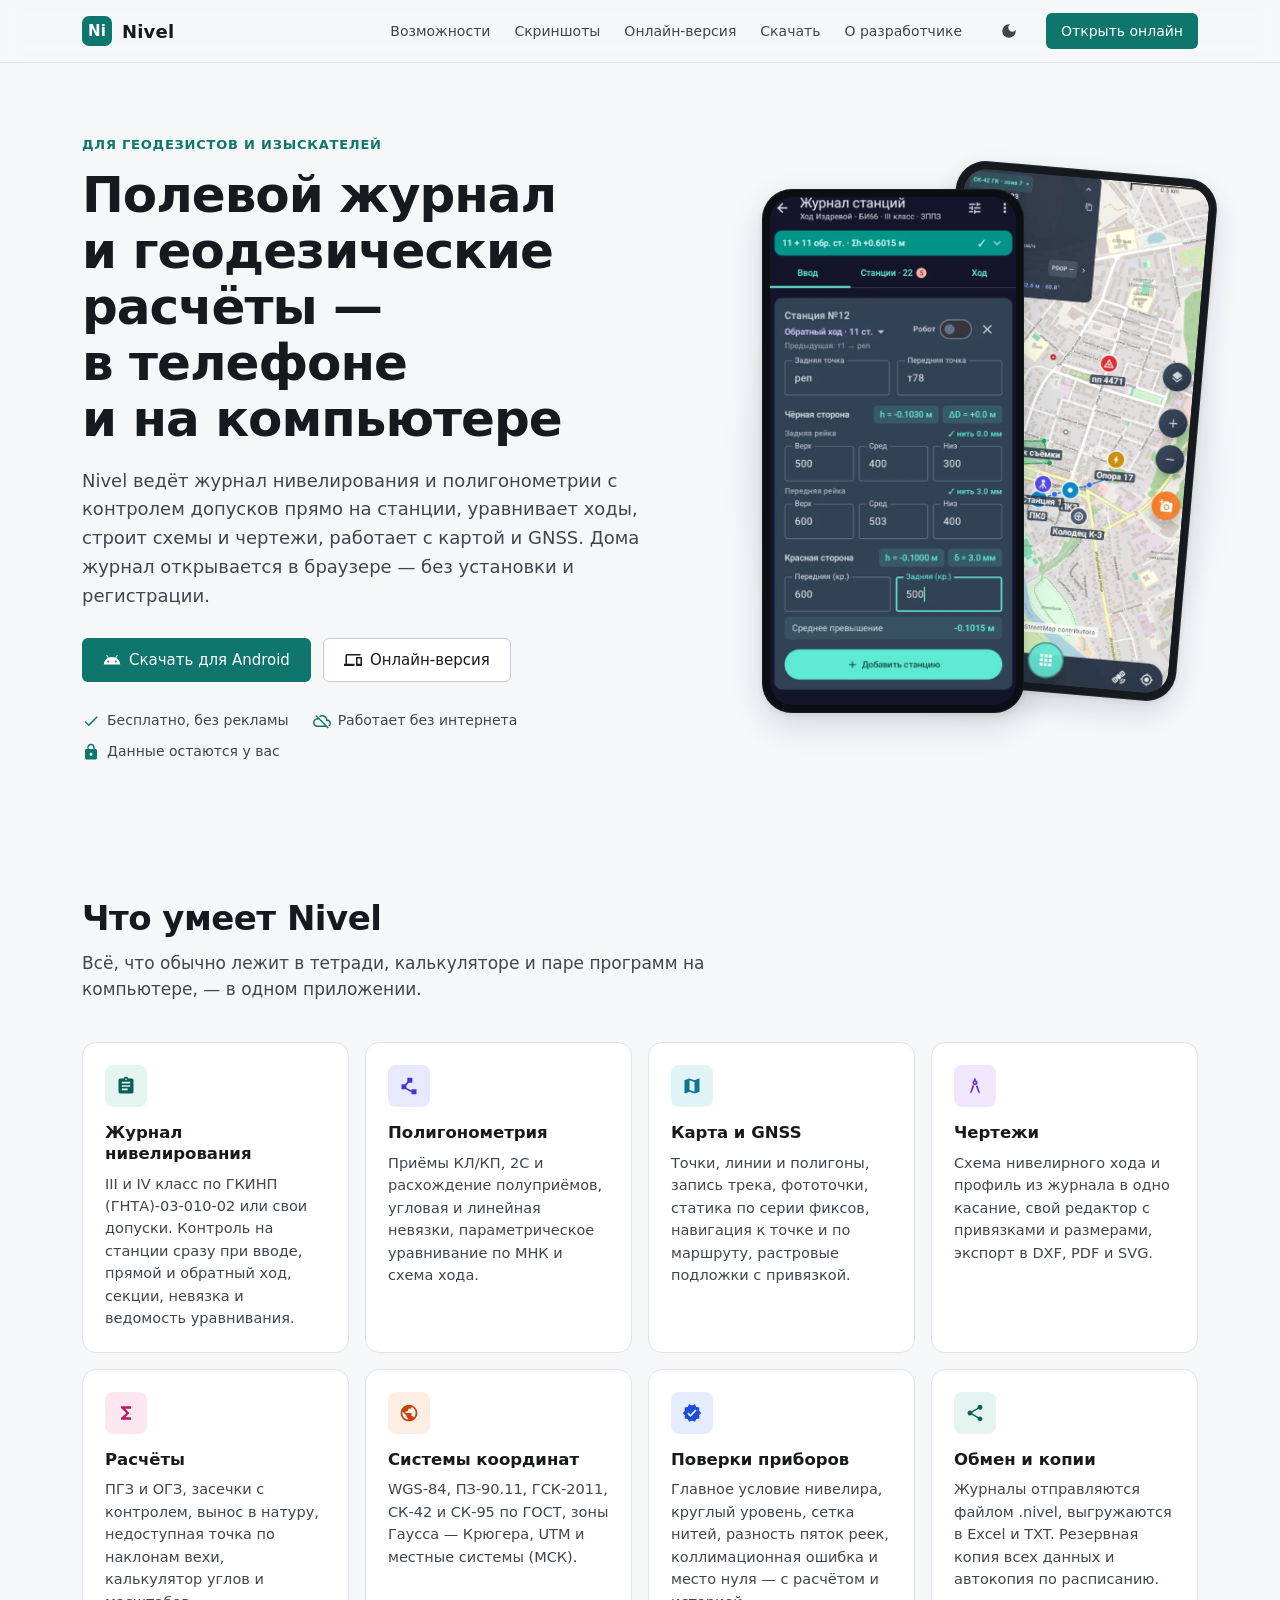
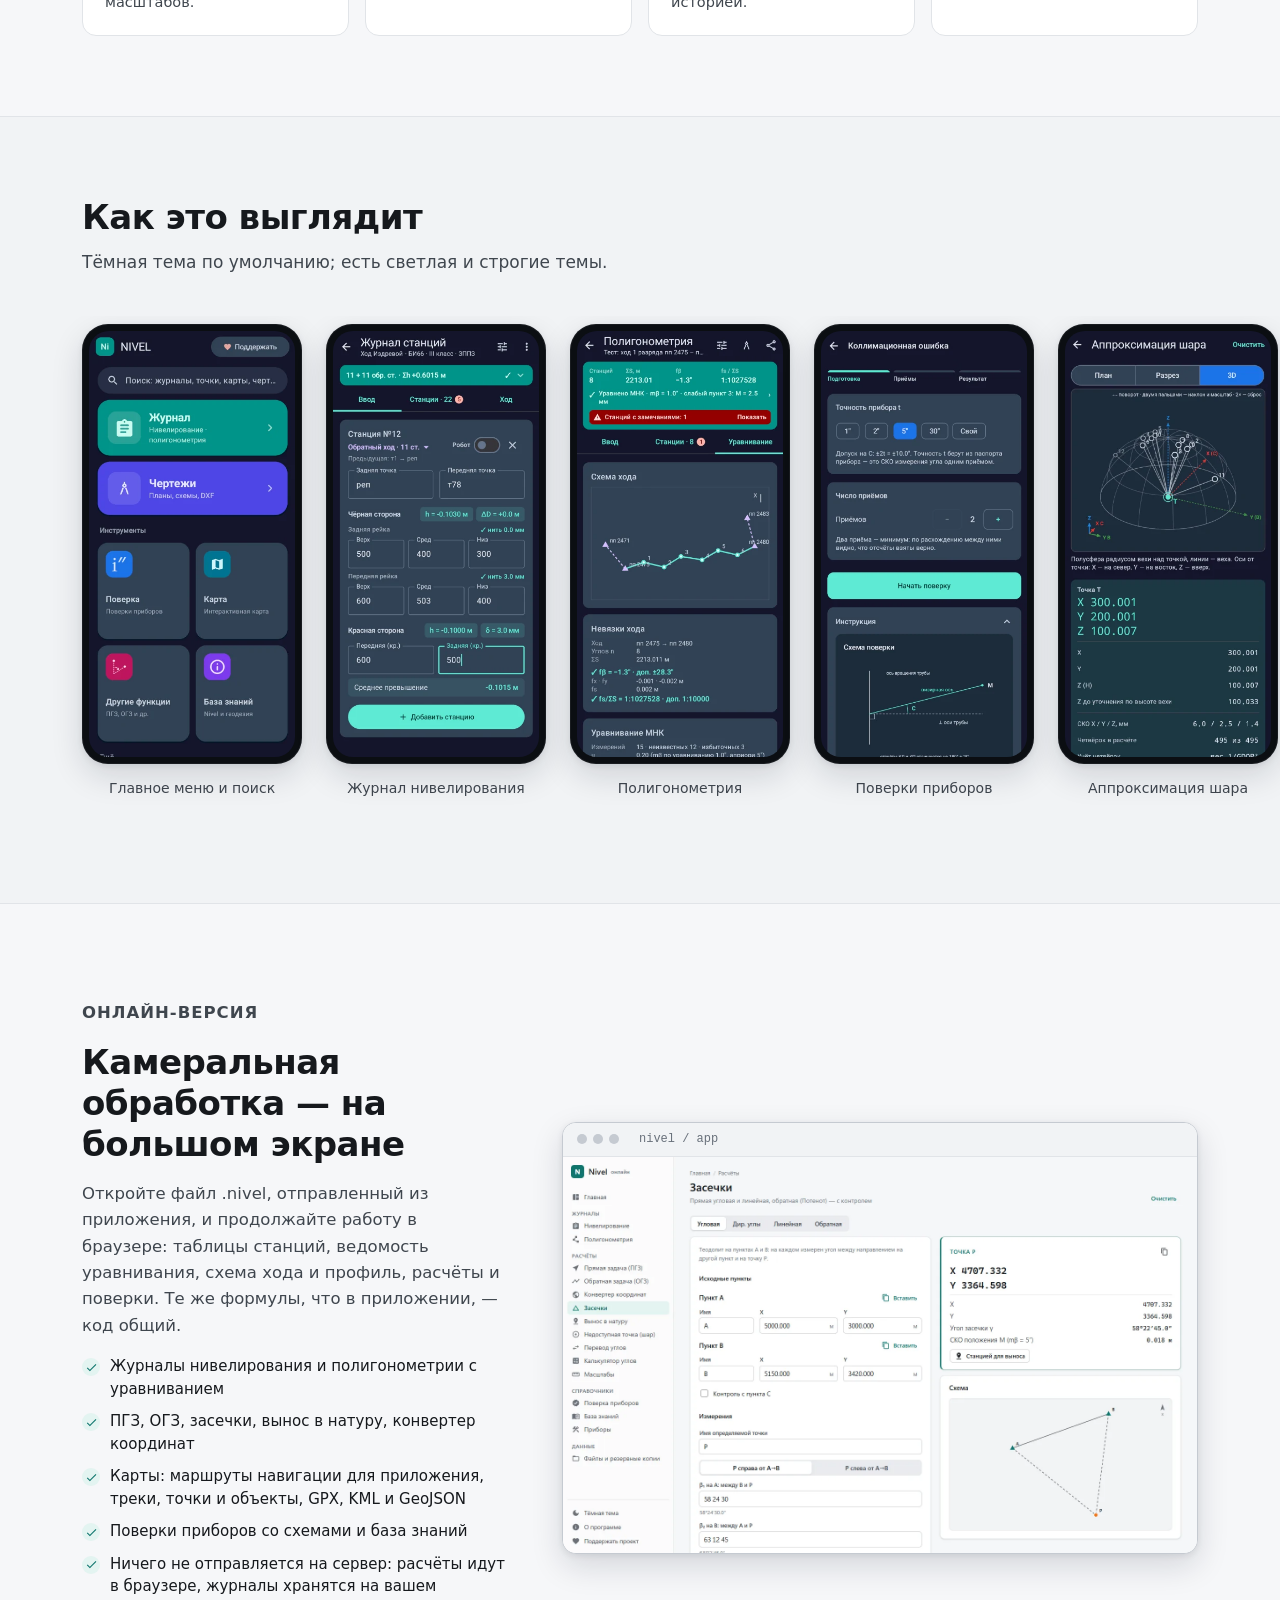
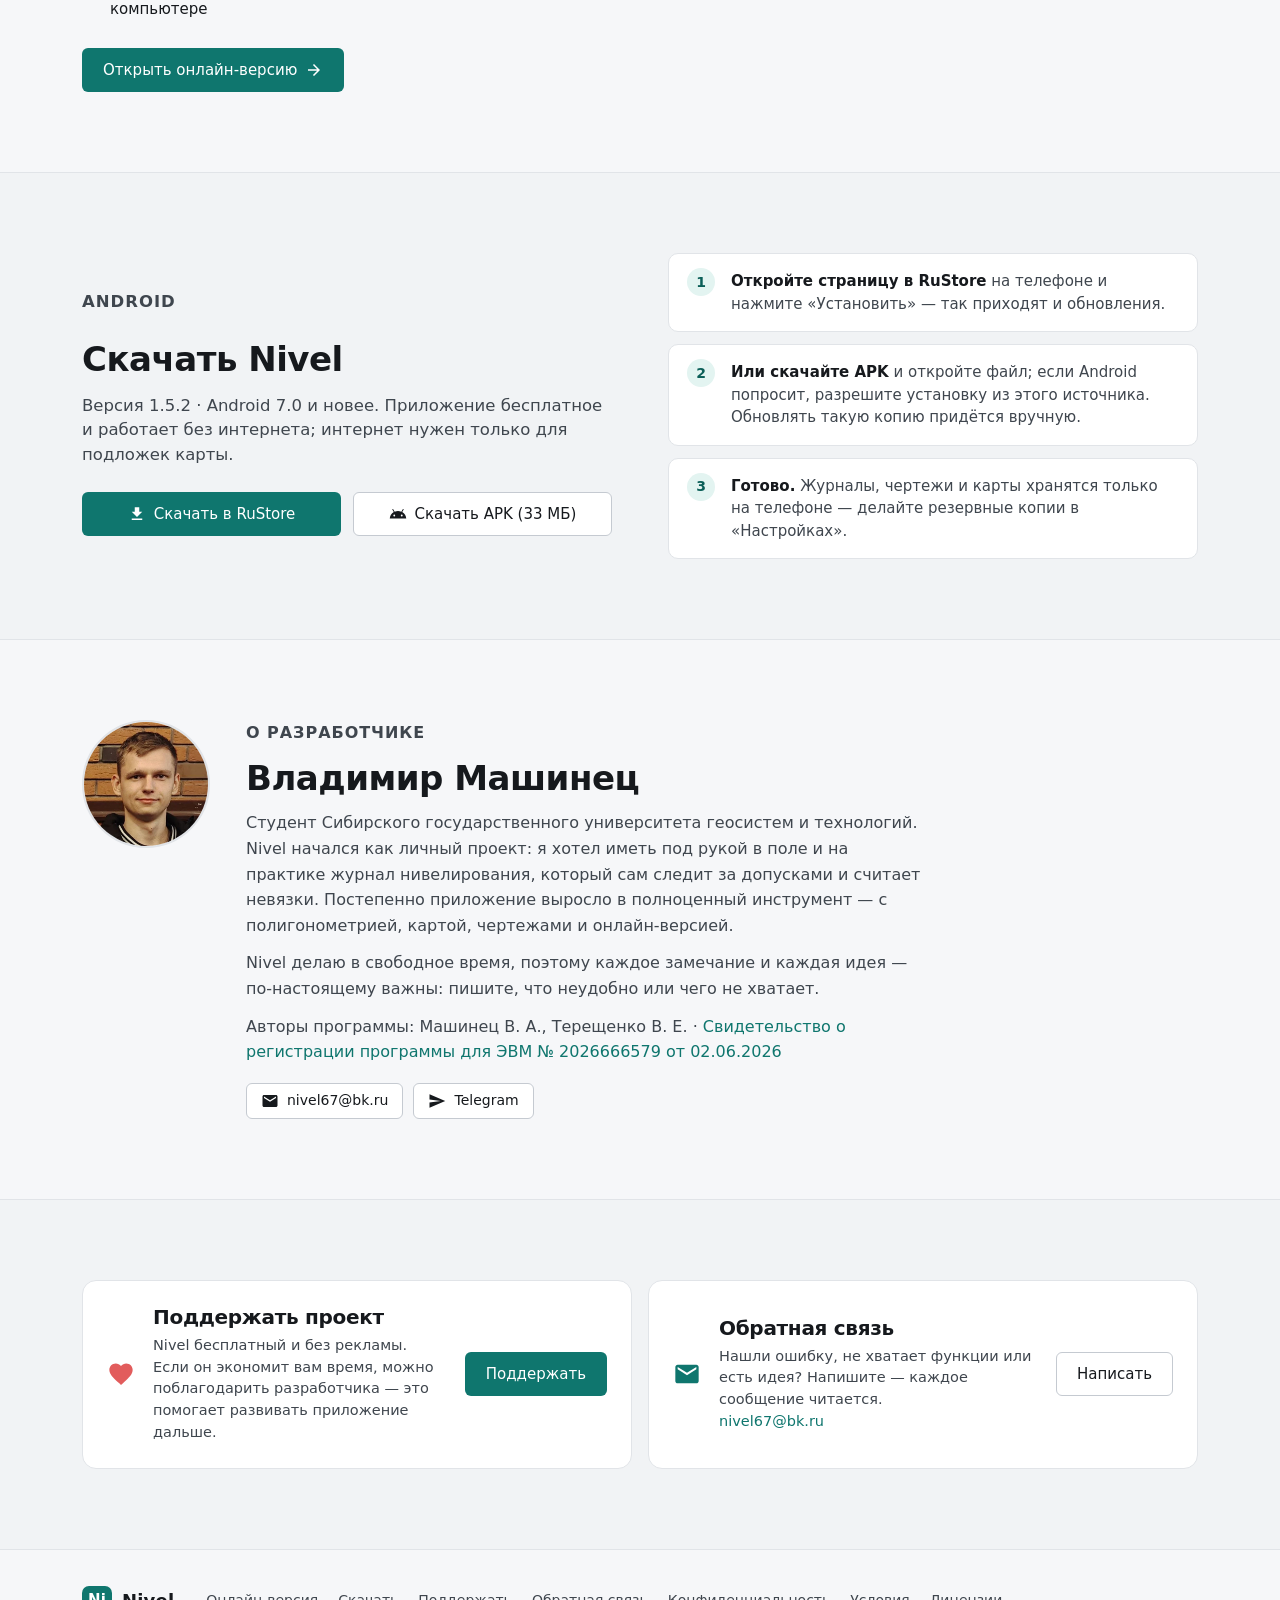
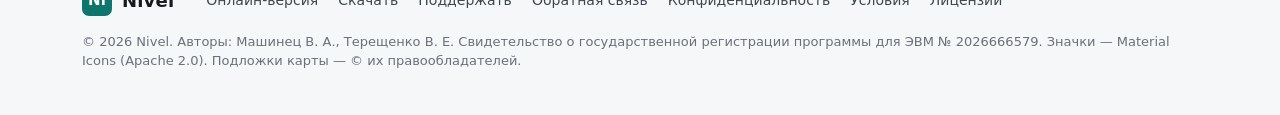
<file: index.html>
<!doctype html>
<html lang="ru">
<head>
<meta charset="utf-8">
<meta name="viewport" content="width=device-width, initial-scale=1">
<title>Nivel — журналы нивелирования и геодезические расчёты</title>
<meta name="description" content="Nivel — приложение для геодезистов: журнал нивелирования с контролем на станции и уравниванием, полигонометрия, карта и GNSS, чертежи, засечки, конвертер координат. Есть онлайн-версия для компьютера.">
<meta name="theme-color" content="#F6F7F9" media="(prefers-color-scheme: light)">
<meta name="theme-color" content="#111418" media="(prefers-color-scheme: dark)">
<meta property="og:title" content="Nivel — журналы нивелирования и геодезические расчёты">
<meta property="og:description" content="Полевой журнал, уравнивание, карта, чертежи и расчёты — в телефоне и в браузере.">
<meta property="og:type" content="website">
<meta property="og:locale" content="ru_RU">
<meta property="og:site_name" content="Nivel">
<meta property="og:url" content="https://bikbop.github.io/nivel-site/">
<meta property="og:image" content="https://bikbop.github.io/nivel-site/assets/img/og.png">
<meta property="og:image:width" content="1200">
<meta property="og:image:height" content="630">
<meta name="twitter:card" content="summary_large_image">
<link rel="canonical" href="https://bikbop.github.io/nivel-site/">
<link rel="icon" href="assets/favicon.svg" type="image/svg+xml">
<link rel="stylesheet" href="assets/nivel.b57028dcf6f566476f2224c1.css">
<link rel="stylesheet" href="assets/landing.ba067ce47d62a1a1b0bec153.css">
<script>try{var t=localStorage.getItem("nivel.theme");if(t==="light"||t==="dark")document.documentElement.setAttribute("data-theme",t)}catch(e){}</script>
<script type="application/ld+json">{"@context":"https://schema.org","@type":"SoftwareApplication","name":"Nivel","applicationCategory":"UtilitiesApplication","operatingSystem":"Android 7.0+","description":"Приложение для геодезистов: журнал нивелирования с контролем на станции и уравниванием, полигонометрия, карта и GNSS, чертежи, засечки, конвертер координат.","inLanguage":"ru","offers":{"@type":"Offer","price":"0","priceCurrency":"RUB"},"url":"https://bikbop.github.io/nivel-site/"}</script>
</head>
<body>

<header class="site-head">
  <div class="wrap head-in">
    <a class="logo" href="./"><span class="logo-badge">Ni</span>Nivel</a>
    <nav class="head-nav" aria-label="Разделы">
      <a href="#features">Возможности</a>
      <a href="#screens">Скриншоты</a>
      <a href="#online">Онлайн-версия</a>
      <a href="#android">Скачать</a>
      <a href="#about">О разработчике</a>
    </nav>
    <button class="icon-btn" id="theme" type="button" title="Сменить тему" aria-label="Сменить тему"><svg class="icon s"><use href="assets/icons.svg#dark_mode"/></svg></button>
    <a class="btn" href="app/">Открыть онлайн</a>
  </div>
</header>

<main>
  <!-- ===== Первый экран ===== -->
  <section class="hero">
    <div class="wrap hero-in">
      <div class="hero-text">
        <p class="eyebrow">Для геодезистов и изыскателей</p>
        <h1>Полевой журнал и&nbsp;геодезические расчёты&nbsp;— в&nbsp;телефоне и&nbsp;на&nbsp;компьютере</h1>
        <p class="lead">Nivel ведёт журнал нивелирования и полигонометрии с контролем допусков прямо на станции,
          уравнивает ходы, строит схемы и чертежи, работает с картой и GNSS. Дома журнал открывается в браузере —
          без установки и регистрации.</p>
        <div class="row hero-cta">
          <a class="btn large" href="#android"><svg class="icon s"><use href="assets/icons.svg#android"/></svg>Скачать для Android</a>
          <a class="btn large tonal" href="app/"><svg class="icon s"><use href="assets/icons.svg#devices"/></svg>Онлайн-версия</a>
        </div>
        <ul class="hero-facts">
          <li><svg class="icon s"><use href="assets/icons.svg#check"/></svg>Бесплатно, без рекламы</li>
          <li><svg class="icon s"><use href="assets/icons.svg#cloud_off"/></svg>Работает без интернета</li>
          <li><svg class="icon s"><use href="assets/icons.svg#lock"/></svg>Данные остаются у вас</li>
        </ul>
      </div>
      <div class="hero-phones" aria-hidden="true">
        <div class="phone back"><img src="assets/img/screens/map.webp" alt="" width="540" height="1081"></div>
        <div class="phone front"><img src="assets/img/screens/journal.webp" alt="" width="540" height="1081"></div>
      </div>
    </div>
  </section>

  <!-- ===== Возможности ===== -->
  <section class="section" id="features">
    <div class="wrap">
      <div class="section-head">
        <h2>Что умеет Nivel</h2>
        <p>Всё, что обычно лежит в тетради, калькуляторе и паре программ на компьютере, — в одном приложении.</p>
      </div>
      <div class="features">
        <article class="feature">
          <div class="f-ico acc-teal"><svg class="icon"><use href="assets/icons.svg#assignment"/></svg></div>
          <h3>Журнал нивелирования</h3>
          <p>III и IV класс по ГКИНП (ГНТА)-03-010-02 или свои допуски. Контроль на станции сразу при вводе,
            прямой и обратный ход, секции, невязка и ведомость уравнивания.</p>
        </article>
        <article class="feature">
          <div class="f-ico acc-indigo"><svg class="icon"><use href="assets/icons.svg#polyline"/></svg></div>
          <h3>Полигонометрия</h3>
          <p>Приёмы КЛ/КП, 2C и расхождение полуприёмов, угловая и линейная невязки, параметрическое уравнивание
            по МНК и схема хода.</p>
        </article>
        <article class="feature">
          <div class="f-ico acc-cyan"><svg class="icon"><use href="assets/icons.svg#map"/></svg></div>
          <h3>Карта и GNSS</h3>
          <p>Точки, линии и полигоны, запись трека, фототочки, статика по серии фиксов, навигация к точке и по
            маршруту, растровые подложки с привязкой.</p>
        </article>
        <article class="feature">
          <div class="f-ico acc-violet"><svg class="icon"><use href="assets/icons.svg#architecture"/></svg></div>
          <h3>Чертежи</h3>
          <p>Схема нивелирного хода и профиль из журнала в одно касание, свой редактор с привязками и размерами,
            экспорт в DXF, PDF и SVG.</p>
        </article>
        <article class="feature">
          <div class="f-ico acc-pink"><svg class="icon"><use href="assets/icons.svg#functions"/></svg></div>
          <h3>Расчёты</h3>
          <p>ПГЗ и ОГЗ, засечки с контролем, вынос в натуру, недоступная точка по наклонам вехи, калькулятор углов
            и масштабов.</p>
        </article>
        <article class="feature">
          <div class="f-ico acc-orange"><svg class="icon"><use href="assets/icons.svg#public"/></svg></div>
          <h3>Системы координат</h3>
          <p>WGS-84, ПЗ-90.11, ГСК-2011, СК-42 и СК-95 по ГОСТ, зоны Гаусса — Крюгера, UTM и местные системы (МСК).</p>
        </article>
        <article class="feature">
          <div class="f-ico acc-blue"><svg class="icon"><use href="assets/icons.svg#verified"/></svg></div>
          <h3>Поверки приборов</h3>
          <p>Главное условие нивелира, круглый уровень, сетка нитей, разность пяток реек, коллимационная ошибка
            и место нуля — с расчётом и историей.</p>
        </article>
        <article class="feature">
          <div class="f-ico acc-teal"><svg class="icon"><use href="assets/icons.svg#share"/></svg></div>
          <h3>Обмен и копии</h3>
          <p>Журналы отправляются файлом .nivel, выгружаются в Excel и TXT. Резервная копия всех данных и автокопия
            по расписанию.</p>
        </article>
      </div>
    </div>
  </section>

  <!-- ===== Скриншоты ===== -->
  <section class="section alt" id="screens">
    <div class="wrap">
      <div class="section-head">
        <h2>Как это выглядит</h2>
        <p>Тёмная тема по умолчанию; есть светлая и строгие темы.</p>
      </div>
    </div>
    <div class="gallery" tabindex="0" aria-label="Скриншоты приложения">
      <figure><div class="phone"><img src="assets/img/mill/menu.webp" alt="Главное меню и поиск" loading="lazy" width="400" height="824"></div><figcaption>Главное меню и поиск</figcaption></figure>
      <figure><div class="phone"><img src="assets/img/mill/journal.webp" alt="Журнал нивелирования" loading="lazy" width="400" height="824"></div><figcaption>Журнал нивелирования</figcaption></figure>
      <figure><div class="phone"><img src="assets/img/mill/traverse.webp" alt="Полигонометрия" loading="lazy" width="400" height="824"></div><figcaption>Полигонометрия</figcaption></figure>
      <figure><div class="phone"><img src="assets/img/mill/verification.webp" alt="Поверки приборов" loading="lazy" width="400" height="824"></div><figcaption>Поверки приборов</figcaption></figure>
      <figure><div class="phone"><img src="assets/img/mill/sphere.webp" alt="Аппроксимация шара" loading="lazy" width="400" height="824"></div><figcaption>Аппроксимация шара</figcaption></figure>
      <figure><div class="phone"><img src="assets/img/mill/map.webp" alt="Карта и объекты" loading="lazy" width="400" height="824"></div><figcaption>Карта и объекты</figcaption></figure>
      <figure><div class="phone"><img src="assets/img/mill/cad-list.webp" alt="Чертежи" loading="lazy" width="400" height="824"></div><figcaption>Чертежи</figcaption></figure>
      <figure><div class="phone"><img src="assets/img/mill/cad.webp" alt="Редактор чертежей" loading="lazy" width="400" height="824"></div><figcaption>Редактор чертежей</figcaption></figure>
      <figure><div class="phone"><img src="assets/img/mill/functions.webp" alt="Другие функции" loading="lazy" width="400" height="824"></div><figcaption>Другие функции</figcaption></figure>
      <figure><div class="phone"><img src="assets/img/mill/settings.webp" alt="Настройки и темы" loading="lazy" width="400" height="824"></div><figcaption>Настройки и темы</figcaption></figure>
      <figure><div class="phone"><img src="assets/img/mill/kb.webp" alt="База знаний" loading="lazy" width="400" height="824"></div><figcaption>База знаний</figcaption></figure>
    </div>
  </section>

  <!-- ===== Онлайн-версия ===== -->
  <section class="section" id="online">
    <div class="wrap online">
      <div class="online-text">
        <p class="eyebrow">Онлайн-версия</p>
        <h2>Камеральная обработка — на большом экране</h2>
        <p>Откройте файл .nivel, отправленный из приложения, и продолжайте работу в браузере: таблицы станций,
          ведомость уравнивания, схема хода и профиль, расчёты и поверки. Те же формулы, что в приложении, — код
          общий.</p>
        <ul class="checks">
          <li>Журналы нивелирования и полигонометрии с уравниванием</li>
          <li>ПГЗ, ОГЗ, засечки, вынос в натуру, конвертер координат</li>
          <li>Карты: маршруты навигации для приложения, треки, точки и объекты, GPX, KML и GeoJSON</li>
          <li>Поверки приборов со схемами и база знаний</li>
          <li>Ничего не отправляется на сервер: расчёты идут в браузере, журналы хранятся на вашем компьютере</li>
        </ul>
        <a class="btn large" href="app/">Открыть онлайн-версию<svg class="icon s"><use href="assets/icons.svg#arrow_forward"/></svg></a>
      </div>
      <div class="browser" aria-hidden="true">
        <div class="browser-bar"><i></i><i></i><i></i><span>nivel / app</span></div>
        <img class="img-light" src="assets/img/web.webp" alt="" width="1440" height="900">
        <img class="img-dark" src="assets/img/web-dark.webp" alt="" width="1440" height="900" loading="lazy">
      </div>
    </div>
  </section>

  <!-- ===== Скачать ===== -->
  <section class="section alt" id="android">
    <div class="wrap download">
      <div>
        <p class="eyebrow">Android</p>
        <h2>Скачать Nivel</h2>
        <p>Версия 1.5.2 · Android 7.0 и новее. Приложение бесплатное и работает без интернета; интернет нужен только для
          подложек карты.</p>
        <div class="row">
          <div class="dl"><a class="btn large" href="https://www.rustore.ru/catalog/app/com.example.nivel30" target="_blank" rel="noopener"><svg class="icon s"><use href="assets/icons.svg#download"/></svg>Скачать в RuStore</a></div>
          <div class="dl"><a class="btn large tonal" href="https://github.com/Bikbop/nivel-site/releases/download/v1.5.2/Nivel.apk" rel="noopener"><svg class="icon s"><use href="assets/icons.svg#android"/></svg>Скачать APK (33 МБ)</a></div>
        </div>
      </div>
      <ol class="steps">
        <li><b>Откройте страницу в RuStore</b> на телефоне и нажмите «Установить» — так приходят и обновления.</li>
        <li><b>Или скачайте APK</b> и откройте файл; если Android попросит, разрешите установку из этого источника. Обновлять такую копию придётся вручную.</li>
        <li><b>Готово.</b> Журналы, чертежи и карты хранятся только на телефоне — делайте резервные копии в «Настройках».</li>
      </ol>
    </div>
  </section>

  <!-- ===== О разработчике ===== -->
  <section class="section" id="about">
    <div class="wrap about">
      <div class="avatar photo"><img src="assets/img/developer.webp" alt="Владимир Машинец" width="240" height="240" loading="lazy"></div>
      <div>
        <p class="eyebrow">О разработчике</p>
        <h2>Владимир Машинец</h2>
        <p>Студент Сибирского государственного университета геосистем и технологий. Nivel начался как личный проект:
          я хотел иметь под рукой в поле и на практике журнал нивелирования, который сам следит за допусками и считает
          невязки. Постепенно приложение выросло в полноценный инструмент — с полигонометрией, картой, чертежами и
          онлайн-версией.</p>
        <p>Nivel делаю в свободное время, поэтому каждое замечание и каждая идея — по-настоящему важны: пишите, что
          неудобно или чего не хватает.</p>
        <p class="muted">Авторы программы: Машинец В. А., Терещенко В. Е. · <a href="assets/nivel-registration.pdf" target="_blank" rel="noopener">Свидетельство о регистрации программы для ЭВМ № 2026666579 от 02.06.2026</a></p>
        <div class="row">
          <a class="btn tonal" href="mailto:nivel67@bk.ru"><svg class="icon s"><use href="assets/icons.svg#mail"/></svg>nivel67@bk.ru</a>
          <a class="btn tonal" href="https://t.me/Koesit" target="_blank" rel="noopener"><svg class="icon s"><use href="assets/icons.svg#send"/></svg>Telegram</a>
        </div>
      </div>
    </div>
  </section>

  <!-- ===== Поддержка ===== -->
  <section class="section alt" id="support">
    <div class="wrap support">
      <div class="support-card">
        <svg class="icon l"><use href="assets/icons.svg#favorite"/></svg>
        <div class="grow">
          <h2>Поддержать проект</h2>
          <p>Nivel бесплатный и без рекламы. Если он экономит вам время, можно поблагодарить разработчика — это помогает
            развивать приложение дальше.</p>
        </div>
        <a class="btn large" href="https://pay.cloudtips.ru/p/60ecbee7" target="_blank" rel="noopener">Поддержать</a>
      </div>
      <div class="support-card">
        <svg class="icon l"><use href="assets/icons.svg#mail"/></svg>
        <div class="grow">
          <h2>Обратная связь</h2>
          <p>Нашли ошибку, не хватает функции или есть идея? Напишите — каждое сообщение читается.</p>
          <p><a href="mailto:nivel67@bk.ru">nivel67@bk.ru</a></p>
        </div>
        <a class="btn large tonal" href="mailto:nivel67@bk.ru" target="_blank" rel="noopener">Написать</a>
      </div>
    </div>
  </section>
</main>

<footer class="site-foot">
  <div class="wrap foot-in">
    <a class="logo" href="./"><span class="logo-badge">Ni</span>Nivel</a>
    <nav>
      <a href="app/">Онлайн-версия</a>
      <a href="#android">Скачать</a>
      <a href="#support">Поддержать</a>
      <a href="mailto:nivel67@bk.ru" target="_blank" rel="noopener">Обратная связь</a>
      <a href="privacy/">Конфиденциальность</a>
      <a href="terms/">Условия</a>
      <a href="licenses/">Лицензии</a>
    </nav>
    <p class="muted small">© 2026 Nivel. Авторы: Машинец В. А., Терещенко В. Е. Свидетельство о государственной регистрации программы для ЭВМ № 2026666579. Значки — Material Icons (Apache 2.0). Подложки карты — © их правообладателей.</p>
  </div>
</footer>

<script>
(function () {
  var btn = document.getElementById("theme"), root = document.documentElement;
  function dark() {
    var t = root.getAttribute("data-theme");
    return t ? t === "dark" : window.matchMedia("(prefers-color-scheme: dark)").matches;
  }
  function icon() { btn.querySelector("use").setAttribute("href", "assets/icons.svg#" + (dark() ? "light_mode" : "dark_mode")); }
  btn.addEventListener("click", function () {
    var next = dark() ? "light" : "dark";
    root.setAttribute("data-theme", next);
    try { localStorage.setItem("nivel.theme", next); } catch (e) {}
    icon();
  });
  icon();
})();
</script>
</body>
</html>
</file>
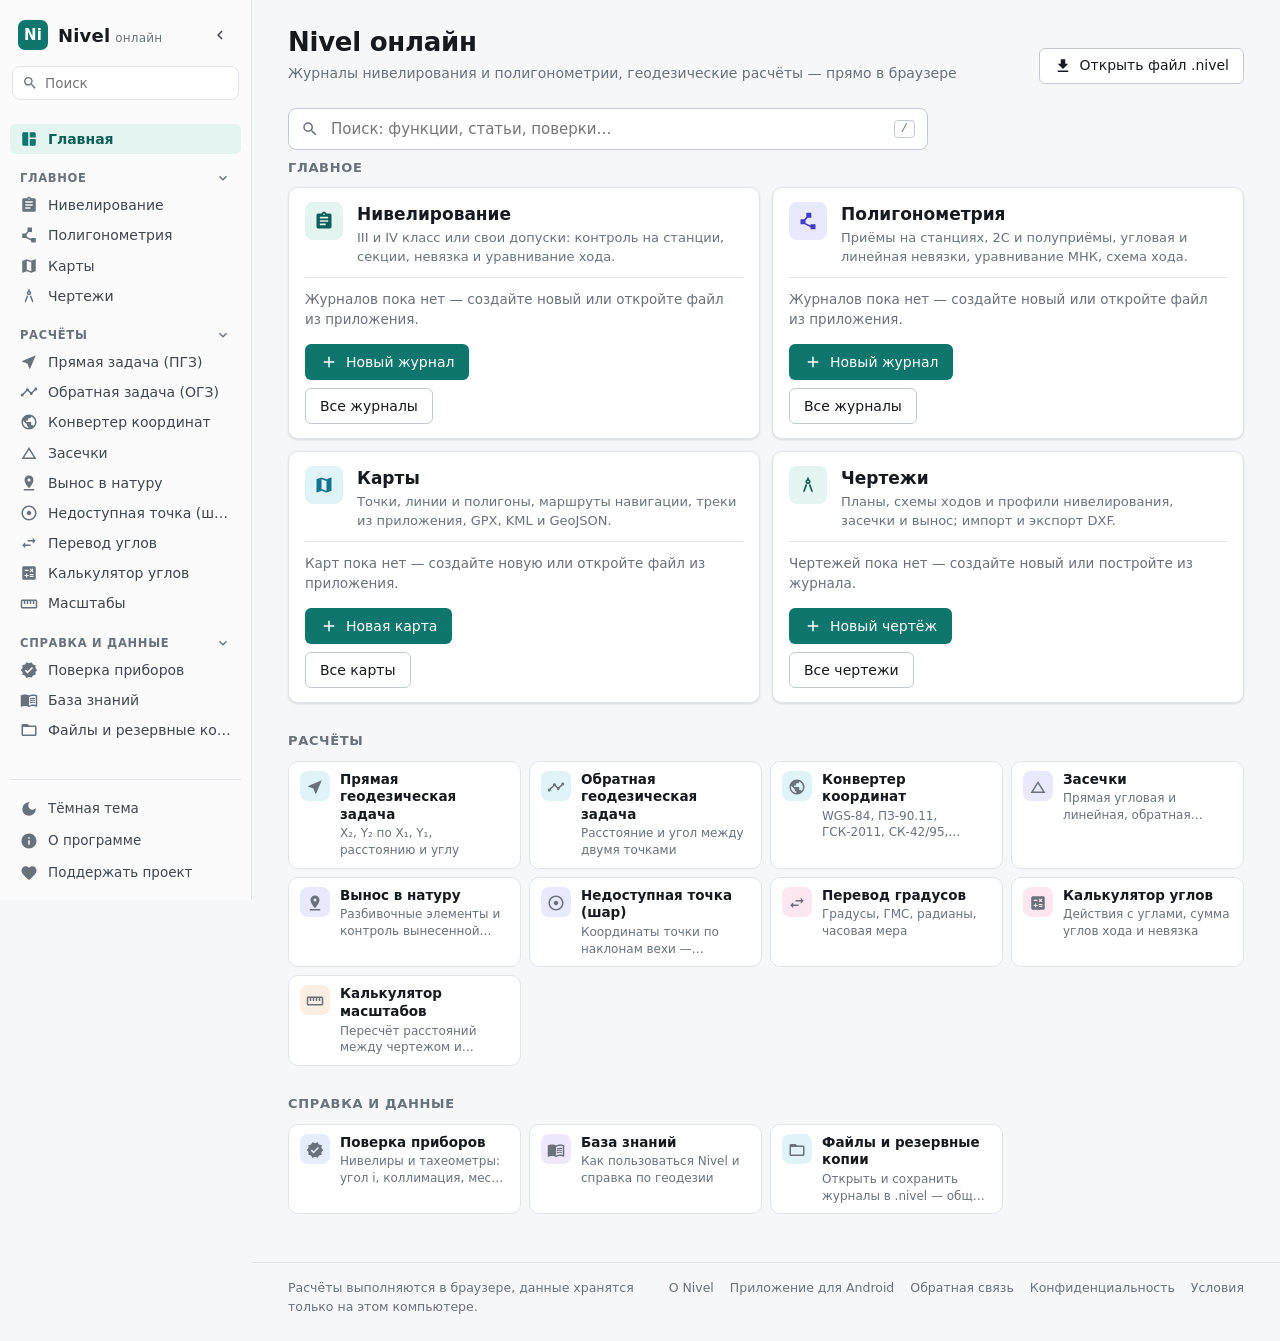
<file: app/index.html>
<!doctype html>
<html lang="ru">
<head>
<meta charset="utf-8">
<meta name="viewport" content="width=device-width, initial-scale=1">
<title>Nivel онлайн</title>
<meta name="description" content="Онлайн-версия Nivel: журналы нивелирования и полигонометрии с уравниванием, геодезические задачи, засечки, конвертер координат. Расчёты в браузере.">
<meta name="theme-color" content="#F6F7F9" media="(prefers-color-scheme: light)">
<meta name="theme-color" content="#111418" media="(prefers-color-scheme: dark)">
<link rel="icon" href="../assets/favicon.svg" type="image/svg+xml">
<link rel="stylesheet" href="../assets/nivel.b57028dcf6f566476f2224c1.css">
<link rel="stylesheet" href="app.535d9c6be7a8d59e8aa5f0e0.css">
<script>try{var t=localStorage.getItem("nivel.theme");if(t==="light"||t==="dark")document.documentElement.setAttribute("data-theme",t)}catch(e){}</script>
</head>
<body>
<div id="app"><main class="page"><p class="muted" style="padding:40px 0;text-align:center">Загрузка…</p></main></div>
<noscript><p style="padding:24px">Для онлайн-версии Nivel нужен JavaScript.</p></noscript>
<script type="module" src="js/0510bbed1dc15a825de89ecf/nivel-web.mjs"></script>
</body>
</html>
</file>
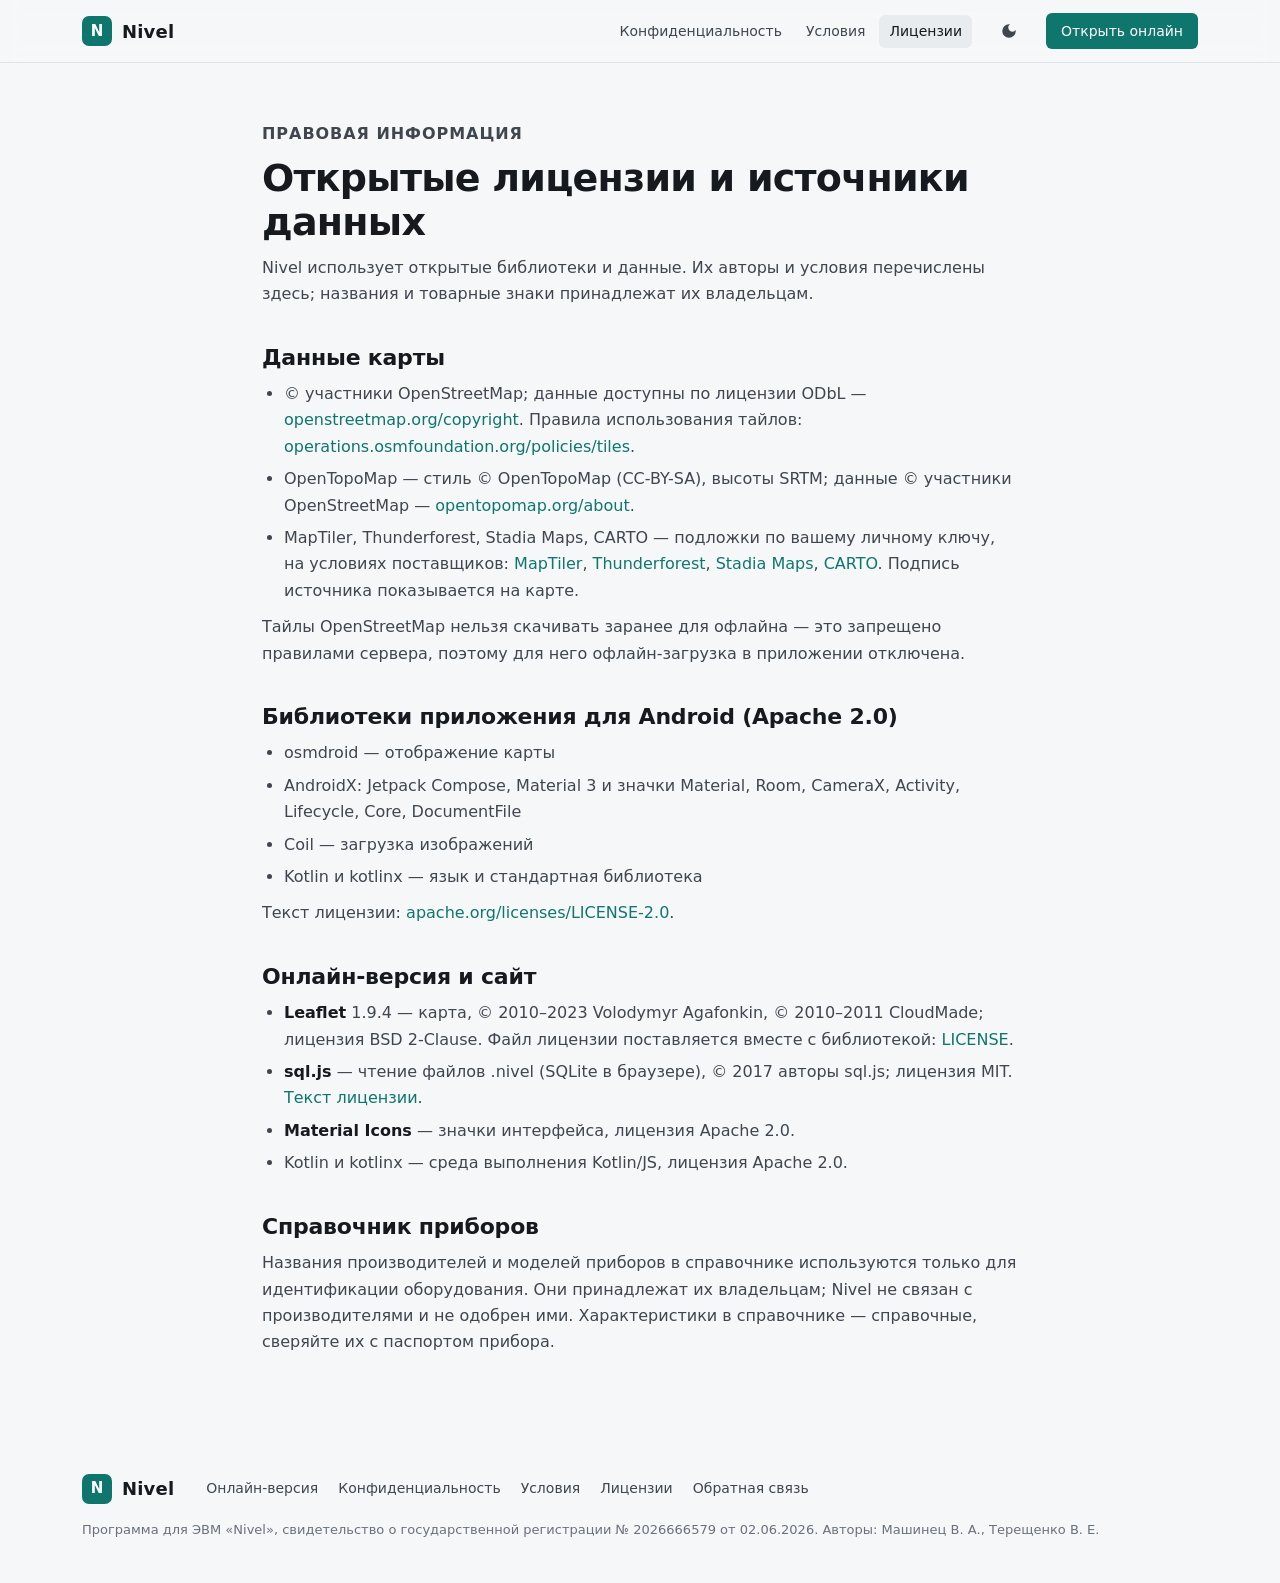
<file: licenses/index.html>
<!doctype html>
<html lang="ru">
<head>
<meta charset="utf-8">
<meta name="viewport" content="width=device-width, initial-scale=1">
<title>Открытые лицензии и источники данных — Nivel</title>
<meta name="description" content="Библиотеки и данные карты, которые использует Nivel, и их лицензии.">
<link rel="canonical" href="https://bikbop.github.io/nivel-site/licenses/">
<meta name="theme-color" content="#F6F7F9" media="(prefers-color-scheme: light)">
<meta name="theme-color" content="#111418" media="(prefers-color-scheme: dark)">
<link rel="icon" href="../assets/favicon.svg" type="image/svg+xml">
<link rel="stylesheet" href="../assets/nivel.b57028dcf6f566476f2224c1.css">
<link rel="stylesheet" href="../assets/landing.ba067ce47d62a1a1b0bec153.css">
<script>try{var t=localStorage.getItem("nivel.theme");if(t==="light"||t==="dark")document.documentElement.setAttribute("data-theme",t)}catch(e){}</script>
</head>
<body>

<header class="site-head">
  <div class="wrap head-in">
    <a class="logo" href="../"><span class="logo-badge">N</span>Nivel</a>
    <nav class="head-nav" aria-label="Документы">
      <a href="../privacy/">Конфиденциальность</a>
      <a href="../terms/">Условия</a>
      <a href="../licenses/" aria-current="page">Лицензии</a>
    </nav>
    <button class="icon-btn" id="theme" type="button" title="Сменить тему" aria-label="Сменить тему"><svg class="icon s"><use href="../assets/icons.svg#dark_mode"/></svg></button>
    <a class="btn" href="../app/">Открыть онлайн</a>
  </div>
</header>

<main>
  <article class="doc wrap">
    <p class="eyebrow">Правовая информация</p>
    <h1>Открытые лицензии и источники данных</h1>

    <p>Nivel использует открытые библиотеки и данные. Их авторы и условия перечислены здесь; названия и товарные знаки принадлежат их владельцам.</p>

    <h2>Данные карты</h2>
    <ul>
      <li>© участники OpenStreetMap; данные доступны по лицензии ODbL — <a href="https://www.openstreetmap.org/copyright" rel="noopener">openstreetmap.org/copyright</a>.
        Правила использования тайлов: <a href="https://operations.osmfoundation.org/policies/tiles/" rel="noopener">operations.osmfoundation.org/policies/tiles</a>.</li>
      <li>OpenTopoMap — стиль © OpenTopoMap (CC-BY-SA), высоты SRTM; данные © участники OpenStreetMap — <a href="https://opentopomap.org/about" rel="noopener">opentopomap.org/about</a>.</li>
      <li>MapTiler, Thunderforest, Stadia Maps, CARTO — подложки по вашему личному ключу, на условиях поставщиков:
        <a href="https://www.maptiler.com/terms/cloud/" rel="noopener">MapTiler</a>,
        <a href="https://www.thunderforest.com/terms/" rel="noopener">Thunderforest</a>,
        <a href="https://stadiamaps.com/terms-of-service/" rel="noopener">Stadia Maps</a>,
        <a href="https://carto.com/legal/basemap-terms/" rel="noopener">CARTO</a>. Подпись источника показывается на карте.</li>
    </ul>
    <p>Тайлы OpenStreetMap нельзя скачивать заранее для офлайна — это запрещено правилами сервера, поэтому для него офлайн-загрузка в приложении отключена.</p>

    <h2>Библиотеки приложения для Android (Apache 2.0)</h2>
    <ul>
      <li>osmdroid — отображение карты</li>
      <li>AndroidX: Jetpack Compose, Material 3 и значки Material, Room, CameraX, Activity, Lifecycle, Core, DocumentFile</li>
      <li>Coil — загрузка изображений</li>
      <li>Kotlin и kotlinx — язык и стандартная библиотека</li>
    </ul>
    <p>Текст лицензии: <a href="https://www.apache.org/licenses/LICENSE-2.0" rel="noopener">apache.org/licenses/LICENSE-2.0</a>.</p>

    <h2>Онлайн-версия и сайт</h2>
    <ul>
      <li><b>Leaflet</b> 1.9.4 — карта, © 2010–2023 Volodymyr Agafonkin, © 2010–2011 CloudMade; лицензия BSD 2-Clause. Файл лицензии поставляется вместе с библиотекой:
        <a href="../assets/vendor/leaflet/LICENSE">LICENSE</a>.</li>
      <li><b>sql.js</b> — чтение файлов .nivel (SQLite в браузере), © 2017 авторы sql.js; лицензия MIT.
        <a href="../assets/vendor/sqljs/LICENSE.txt">Текст лицензии</a>.</li>
      <li><b>Material Icons</b> — значки интерфейса, лицензия Apache 2.0.</li>
      <li>Kotlin и kotlinx — среда выполнения Kotlin/JS, лицензия Apache 2.0.</li>
    </ul>

    <h2>Справочник приборов</h2>
    <p>Названия производителей и моделей приборов в справочнике используются только для идентификации оборудования. Они принадлежат их владельцам; Nivel
      не связан с производителями и не одобрен ими. Характеристики в справочнике — справочные, сверяйте их с паспортом прибора.</p>
  </article>
</main>

<footer class="site-foot">
  <div class="wrap foot-in">
    <a class="logo" href="../"><span class="logo-badge">N</span>Nivel</a>
    <nav>
      <a href="../app/">Онлайн-версия</a>
      <a href="../privacy/">Конфиденциальность</a>
      <a href="../terms/">Условия</a>
      <a href="../licenses/">Лицензии</a>
      <a href="mailto:nivel67@bk.ru">Обратная связь</a>
    </nav>
    <p class="muted small">Программа для ЭВМ «Nivel», свидетельство о государственной регистрации № 2026666579 от 02.06.2026. Авторы: Машинец В. А., Терещенко В. Е.</p>
  </div>
</footer>

<script>
(function () {
  var btn = document.getElementById("theme"), root = document.documentElement;
  function dark() {
    var t = root.getAttribute("data-theme");
    return t ? t === "dark" : window.matchMedia("(prefers-color-scheme: dark)").matches;
  }
  function icon() { btn.querySelector("use").setAttribute("href", "../assets/icons.svg#" + (dark() ? "light_mode" : "dark_mode")); }
  btn.addEventListener("click", function () {
    var next = dark() ? "light" : "dark";
    root.setAttribute("data-theme", next);
    try { localStorage.setItem("nivel.theme", next); } catch (e) {}
    icon();
  });
  icon();
})();
</script>
</body>
</html>
</file>
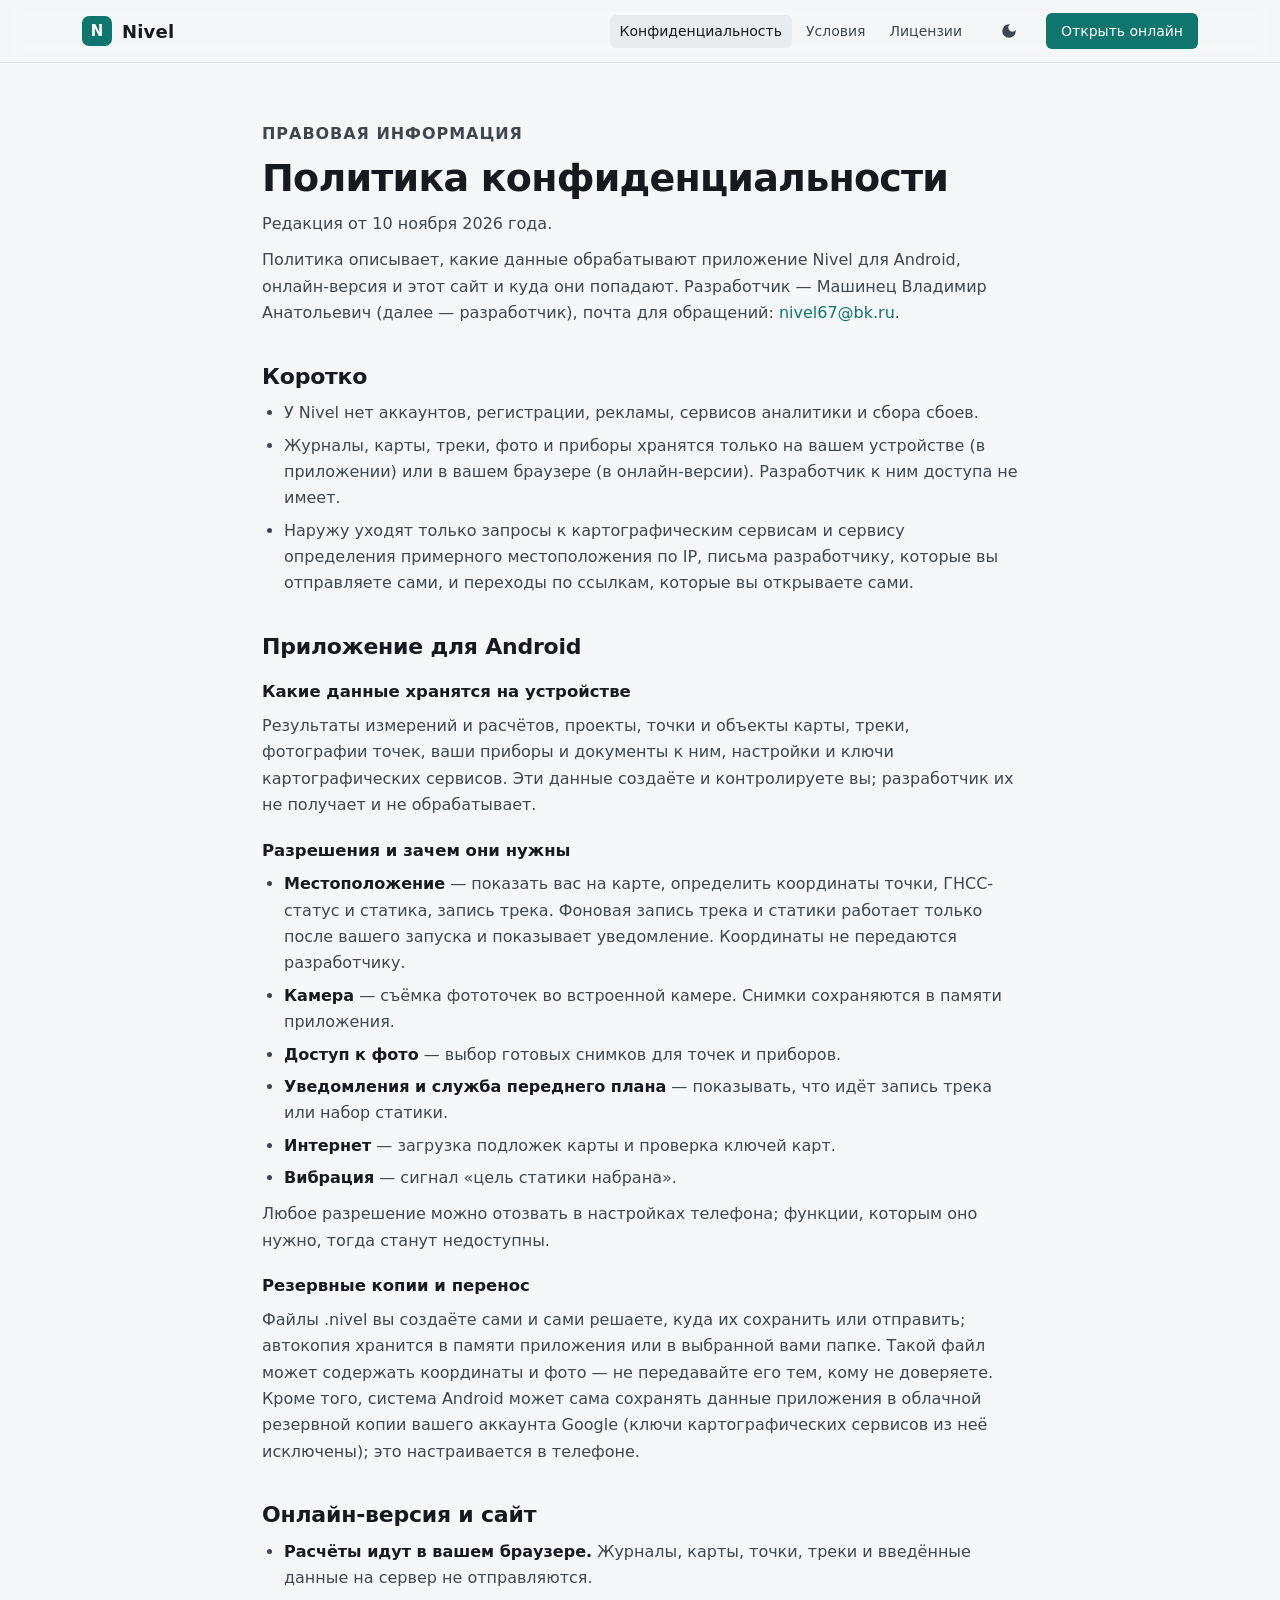
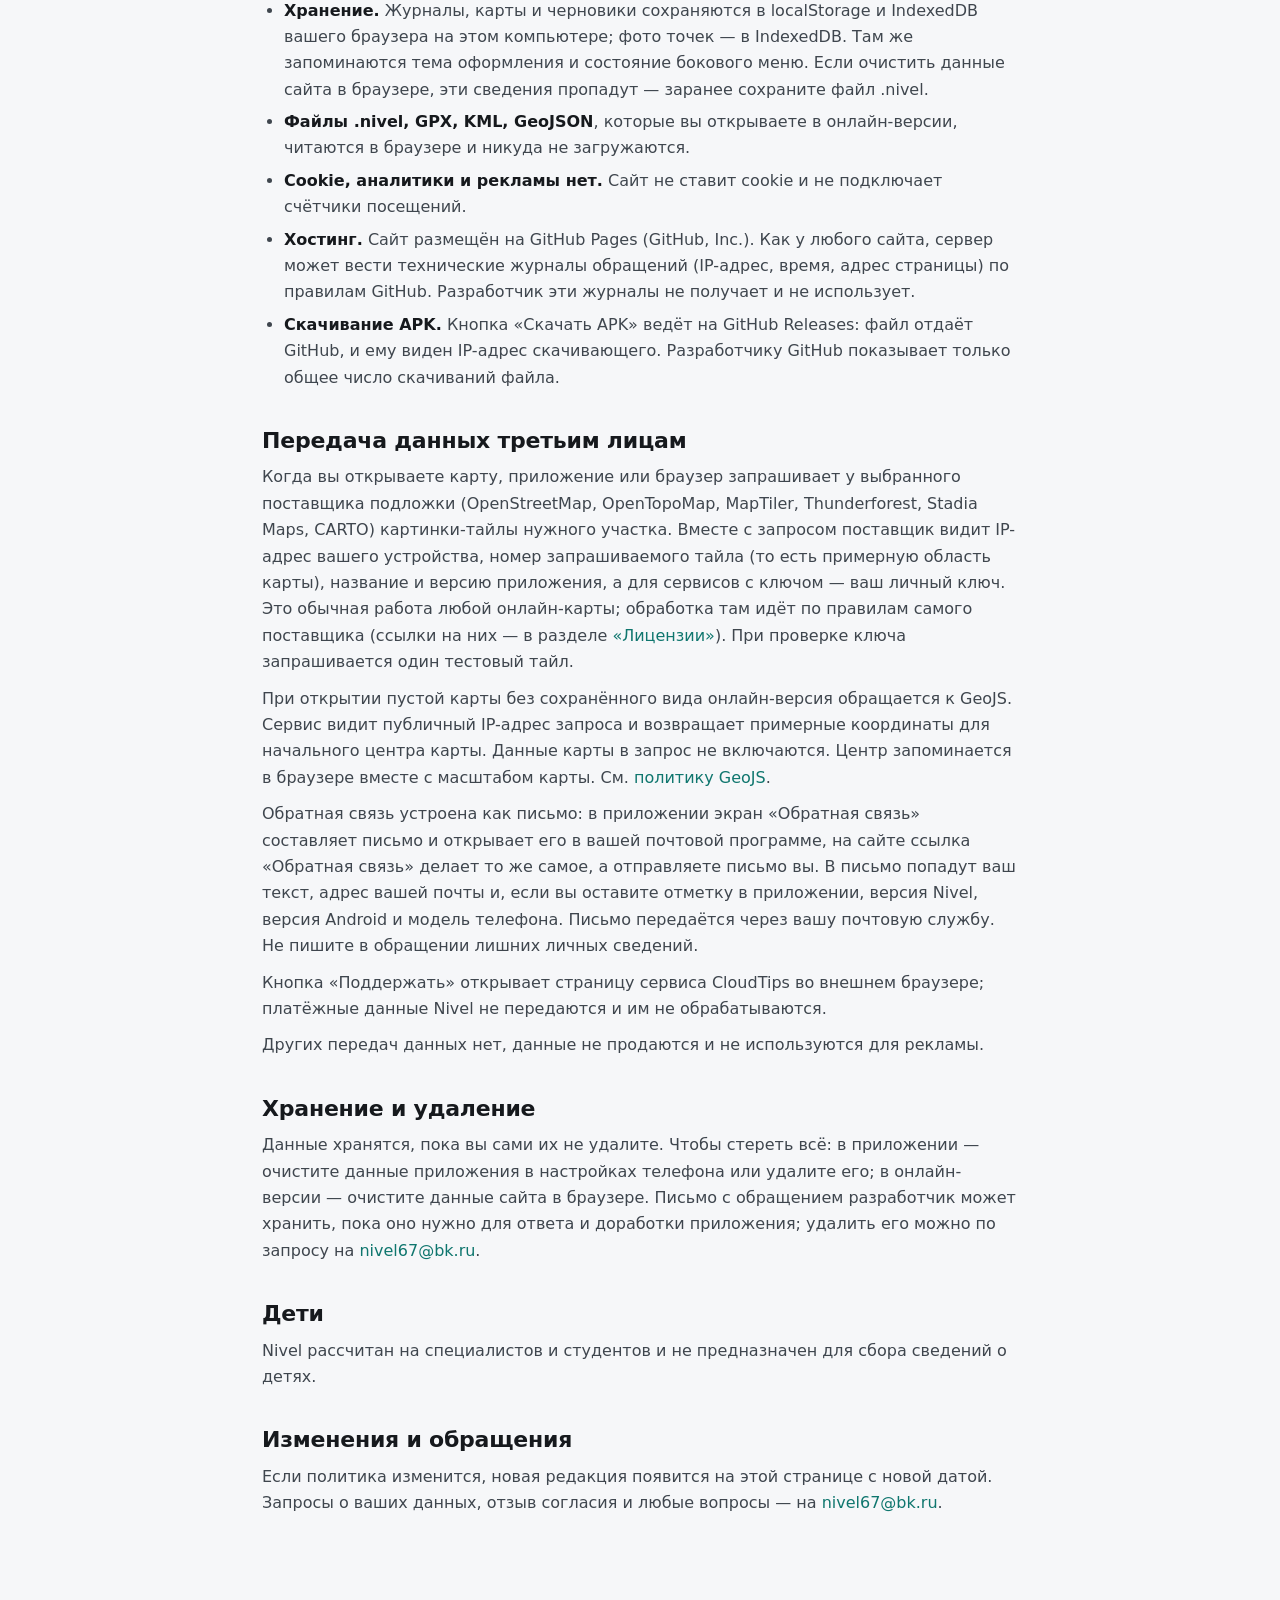
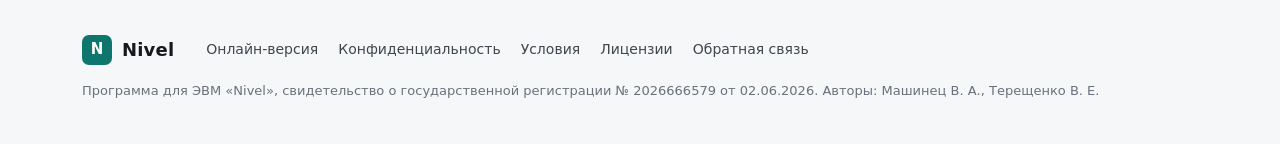
<file: privacy/index.html>
<!doctype html>
<html lang="ru">
<head>
<meta charset="utf-8">
<meta name="viewport" content="width=device-width, initial-scale=1">
<title>Политика конфиденциальности — Nivel</title>
<meta name="description" content="Какие данные обрабатывает Nivel и куда они попадают: приложение, онлайн-версия и сайт.">
<link rel="canonical" href="https://bikbop.github.io/nivel-site/privacy/">
<meta name="theme-color" content="#F6F7F9" media="(prefers-color-scheme: light)">
<meta name="theme-color" content="#111418" media="(prefers-color-scheme: dark)">
<link rel="icon" href="../assets/favicon.svg" type="image/svg+xml">
<link rel="stylesheet" href="../assets/nivel.b57028dcf6f566476f2224c1.css">
<link rel="stylesheet" href="../assets/landing.ba067ce47d62a1a1b0bec153.css">
<script>try{var t=localStorage.getItem("nivel.theme");if(t==="light"||t==="dark")document.documentElement.setAttribute("data-theme",t)}catch(e){}</script>
</head>
<body>

<header class="site-head">
  <div class="wrap head-in">
    <a class="logo" href="../"><span class="logo-badge">N</span>Nivel</a>
    <nav class="head-nav" aria-label="Документы">
      <a href="../privacy/" aria-current="page">Конфиденциальность</a>
      <a href="../terms/">Условия</a>
      <a href="../licenses/">Лицензии</a>
    </nav>
    <button class="icon-btn" id="theme" type="button" title="Сменить тему" aria-label="Сменить тему"><svg class="icon s"><use href="../assets/icons.svg#dark_mode"/></svg></button>
    <a class="btn" href="../app/">Открыть онлайн</a>
  </div>
</header>

<main>
  <article class="doc wrap">
    <p class="eyebrow">Правовая информация</p>
    <h1>Политика конфиденциальности</h1>

    <p class="muted">Редакция от 10 ноября 2026 года.</p>
    <p>Политика описывает, какие данные обрабатывают приложение Nivel для Android, онлайн-версия и этот сайт и куда они попадают.
      Разработчик — Машинец Владимир Анатольевич (далее — разработчик), почта для обращений: <a href="mailto:nivel67@bk.ru">nivel67@bk.ru</a>.</p>

    <h2>Коротко</h2>
    <ul>
      <li>У Nivel нет аккаунтов, регистрации, рекламы, сервисов аналитики и сбора сбоев.</li>
      <li>Журналы, карты, треки, фото и приборы хранятся только на вашем устройстве (в приложении) или в вашем браузере (в онлайн-версии). Разработчик к ним доступа не имеет.</li>
      <li>Наружу уходят только запросы к картографическим сервисам и сервису определения примерного местоположения по IP, письма разработчику, которые вы отправляете сами, и переходы по ссылкам, которые вы открываете сами.</li>
    </ul>

    <h2>Приложение для Android</h2>
    <h3>Какие данные хранятся на устройстве</h3>
    <p>Результаты измерений и расчётов, проекты, точки и объекты карты, треки, фотографии точек, ваши приборы и документы к ним,
      настройки и ключи картографических сервисов. Эти данные создаёте и контролируете вы; разработчик их не получает и не обрабатывает.</p>
    <h3>Разрешения и зачем они нужны</h3>
    <ul>
      <li><b>Местоположение</b> — показать вас на карте, определить координаты точки, ГНСС-статус и статика, запись трека. Фоновая запись трека и статики работает только после вашего запуска и показывает уведомление. Координаты не передаются разработчику.</li>
      <li><b>Камера</b> — съёмка фототочек во встроенной камере. Снимки сохраняются в памяти приложения.</li>
      <li><b>Доступ к фото</b> — выбор готовых снимков для точек и приборов.</li>
      <li><b>Уведомления и служба переднего плана</b> — показывать, что идёт запись трека или набор статики.</li>
      <li><b>Интернет</b> — загрузка подложек карты и проверка ключей карт.</li>
      <li><b>Вибрация</b> — сигнал «цель статики набрана».</li>
    </ul>
    <p>Любое разрешение можно отозвать в настройках телефона; функции, которым оно нужно, тогда станут недоступны.</p>
    <h3>Резервные копии и перенос</h3>
    <p>Файлы .nivel вы создаёте сами и сами решаете, куда их сохранить или отправить; автокопия хранится в памяти приложения или в выбранной вами папке.
      Такой файл может содержать координаты и фото — не передавайте его тем, кому не доверяете. Кроме того, система Android может сама сохранять
      данные приложения в облачной резервной копии вашего аккаунта Google (ключи картографических сервисов из неё исключены); это настраивается в телефоне.</p>

    <h2>Онлайн-версия и сайт</h2>
    <ul>
      <li><b>Расчёты идут в вашем браузере.</b> Журналы, карты, точки, треки и введённые данные на сервер не отправляются.</li>
      <li><b>Хранение.</b> Журналы, карты и черновики сохраняются в localStorage и IndexedDB вашего браузера на этом компьютере; фото точек — в IndexedDB. Там же запоминаются тема оформления и состояние бокового меню. Если очистить данные сайта в браузере, эти сведения пропадут — заранее сохраните файл .nivel.</li>
      <li><b>Файлы .nivel, GPX, KML, GeoJSON</b>, которые вы открываете в онлайн-версии, читаются в браузере и никуда не загружаются.</li>
      <li><b>Cookie, аналитики и рекламы нет.</b> Сайт не ставит cookie и не подключает счётчики посещений.</li>
      <li><b>Хостинг.</b> Сайт размещён на GitHub Pages (GitHub, Inc.). Как у любого сайта, сервер может вести технические журналы обращений (IP-адрес, время, адрес страницы) по правилам GitHub. Разработчик эти журналы не получает и не использует.</li>
      <li><b>Скачивание APK.</b> Кнопка «Скачать APK» ведёт на GitHub Releases: файл отдаёт GitHub, и ему виден IP-адрес скачивающего. Разработчику GitHub показывает только общее число скачиваний файла.</li>
    </ul>

    <h2>Передача данных третьим лицам</h2>
    <p>Когда вы открываете карту, приложение или браузер запрашивает у выбранного поставщика подложки (OpenStreetMap, OpenTopoMap, MapTiler,
      Thunderforest, Stadia Maps, CARTO) картинки-тайлы нужного участка. Вместе с запросом поставщик видит IP-адрес вашего устройства, номер
      запрашиваемого тайла (то есть примерную область карты), название и версию приложения, а для сервисов с ключом — ваш личный ключ. Это обычная
      работа любой онлайн-карты; обработка там идёт по правилам самого поставщика (ссылки на них — в разделе <a href="../licenses/">«Лицензии»</a>).
      При проверке ключа запрашивается один тестовый тайл.</p>
    <p>При открытии пустой карты без сохранённого вида онлайн-версия обращается к GeoJS. Сервис видит публичный IP-адрес
      запроса и возвращает примерные координаты для начального центра карты. Данные карты в запрос не включаются.
      Центр запоминается в браузере вместе с масштабом карты. См. <a href="https://www.geojs.io/privacy/">политику GeoJS</a>.</p>
    <p>Обратная связь устроена как письмо: в приложении экран «Обратная связь» составляет письмо и открывает его в вашей почтовой программе,
      на сайте ссылка «Обратная связь» делает то же самое, а отправляете письмо вы. В письмо попадут ваш текст, адрес вашей почты и, если вы оставите отметку
      в приложении, версия Nivel, версия Android и модель телефона. Письмо передаётся через вашу почтовую службу. Не пишите в обращении лишних личных сведений.</p>
    <p>Кнопка «Поддержать» открывает страницу сервиса CloudTips во внешнем браузере; платёжные данные Nivel не передаются и им не обрабатываются.</p>
    <p>Других передач данных нет, данные не продаются и не используются для рекламы.</p>

    <h2>Хранение и удаление</h2>
    <p>Данные хранятся, пока вы сами их не удалите. Чтобы стереть всё: в приложении — очистите данные приложения в настройках телефона или удалите его;
      в онлайн-версии — очистите данные сайта в браузере. Письмо с обращением разработчик может хранить, пока оно нужно для ответа и доработки
      приложения; удалить его можно по запросу на <a href="mailto:nivel67@bk.ru">nivel67@bk.ru</a>.</p>

    <h2>Дети</h2>
    <p>Nivel рассчитан на специалистов и студентов и не предназначен для сбора сведений о детях.</p>

    <h2>Изменения и обращения</h2>
    <p>Если политика изменится, новая редакция появится на этой странице с новой датой. Запросы о ваших данных, отзыв согласия и любые вопросы — на
      <a href="mailto:nivel67@bk.ru">nivel67@bk.ru</a>.</p>
  </article>
</main>

<footer class="site-foot">
  <div class="wrap foot-in">
    <a class="logo" href="../"><span class="logo-badge">N</span>Nivel</a>
    <nav>
      <a href="../app/">Онлайн-версия</a>
      <a href="../privacy/">Конфиденциальность</a>
      <a href="../terms/">Условия</a>
      <a href="../licenses/">Лицензии</a>
      <a href="mailto:nivel67@bk.ru">Обратная связь</a>
    </nav>
    <p class="muted small">Программа для ЭВМ «Nivel», свидетельство о государственной регистрации № 2026666579 от 02.06.2026. Авторы: Машинец В. А., Терещенко В. Е.</p>
  </div>
</footer>

<script>
(function () {
  var btn = document.getElementById("theme"), root = document.documentElement;
  function dark() {
    var t = root.getAttribute("data-theme");
    return t ? t === "dark" : window.matchMedia("(prefers-color-scheme: dark)").matches;
  }
  function icon() { btn.querySelector("use").setAttribute("href", "../assets/icons.svg#" + (dark() ? "light_mode" : "dark_mode")); }
  btn.addEventListener("click", function () {
    var next = dark() ? "light" : "dark";
    root.setAttribute("data-theme", next);
    try { localStorage.setItem("nivel.theme", next); } catch (e) {}
    icon();
  });
  icon();
})();
</script>
</body>
</html>
</file>
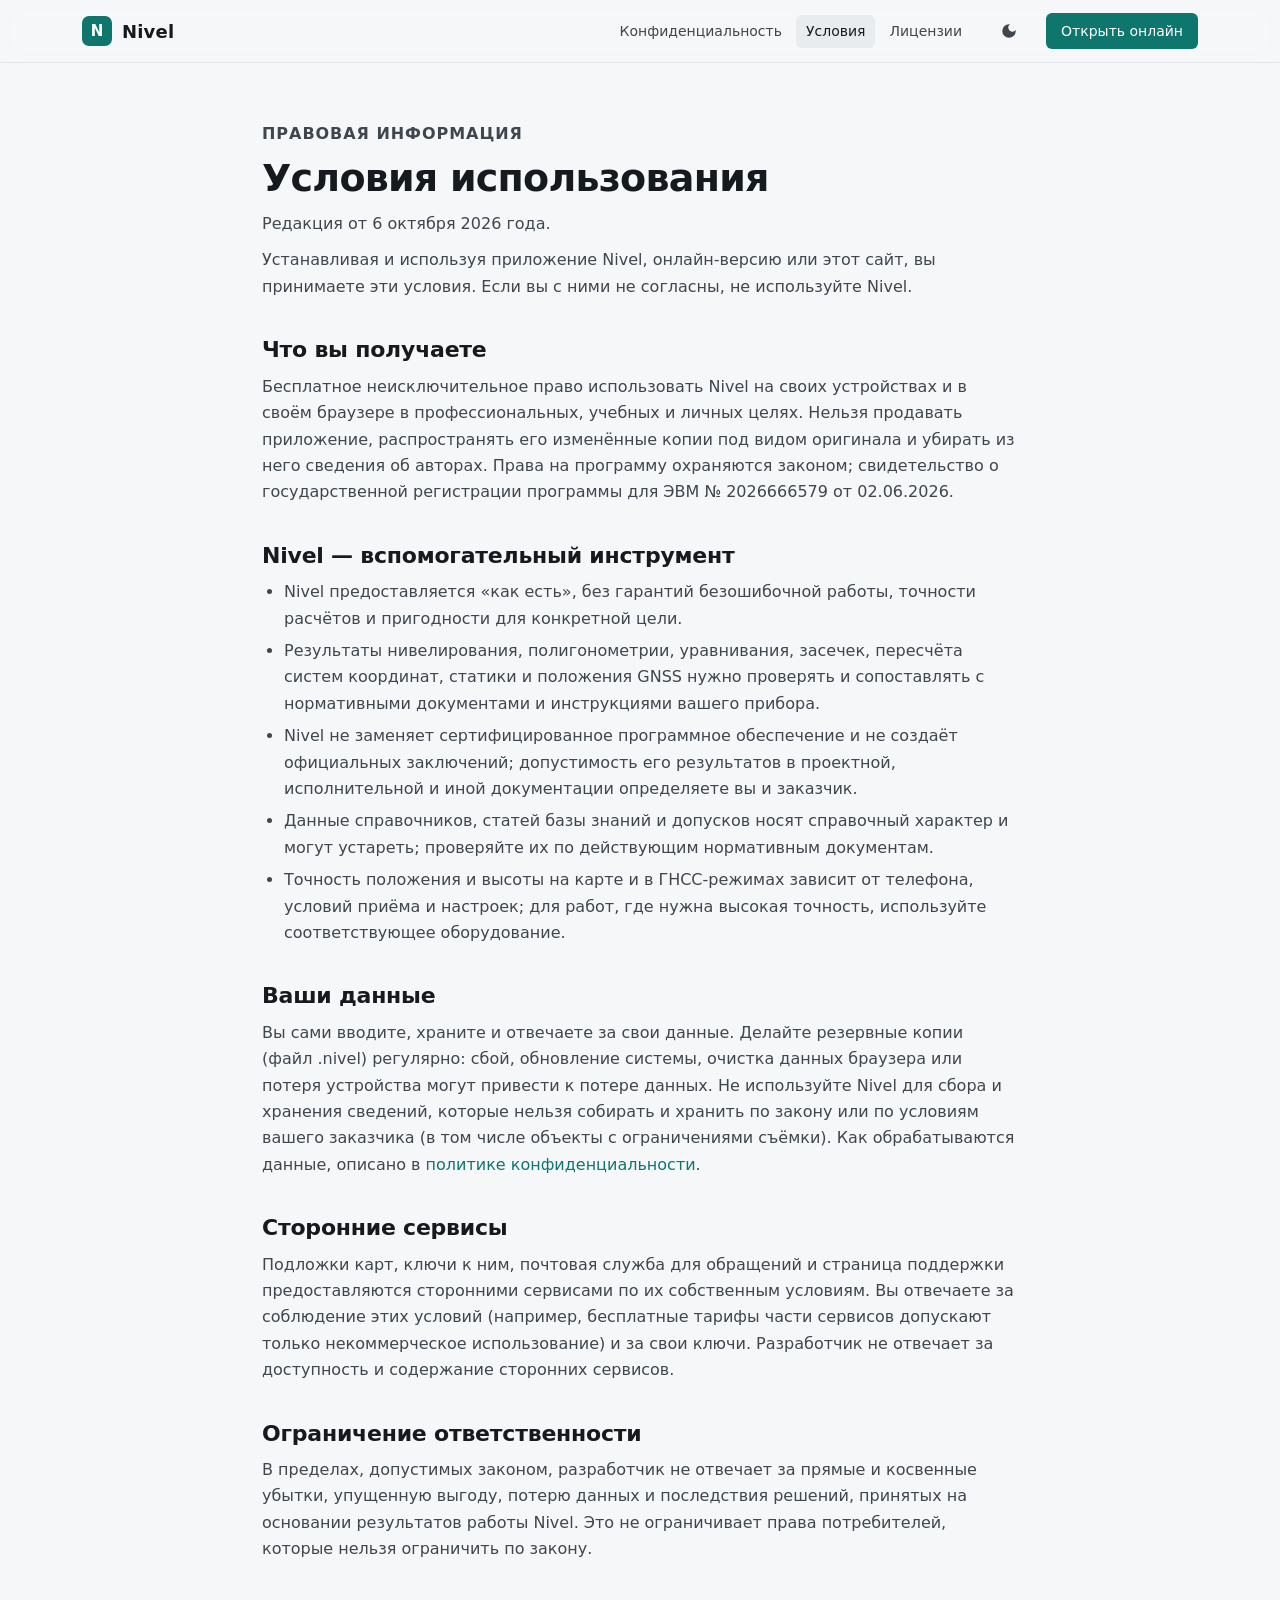
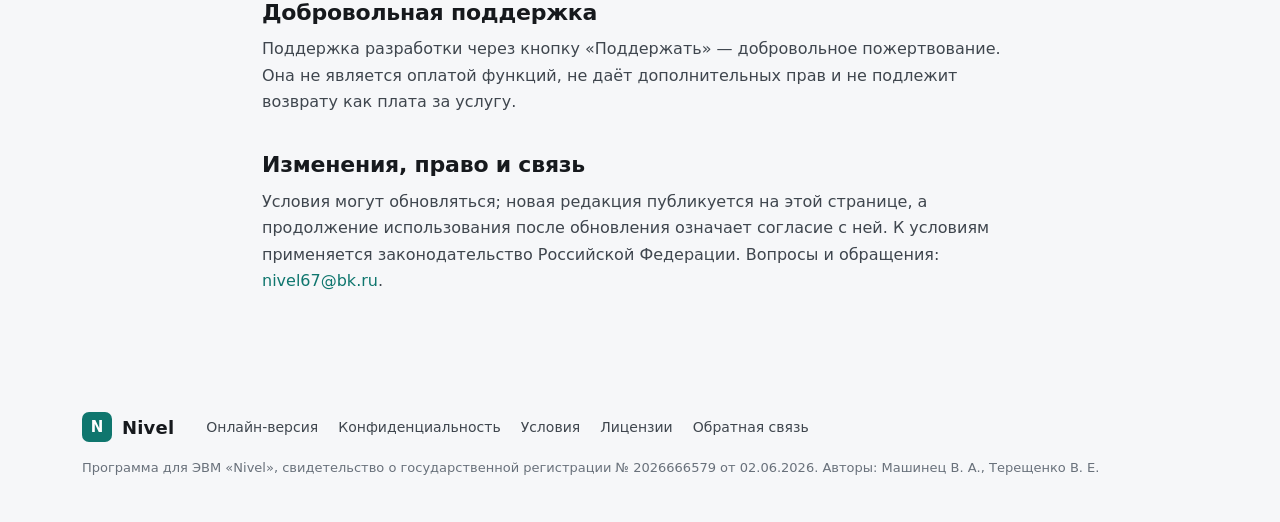
<file: terms/index.html>
<!doctype html>
<html lang="ru">
<head>
<meta charset="utf-8">
<meta name="viewport" content="width=device-width, initial-scale=1">
<title>Условия использования — Nivel</title>
<meta name="description" content="Условия использования приложения Nivel, онлайн-версии и сайта: права, отказ от ответственности, ваши данные.">
<link rel="canonical" href="https://bikbop.github.io/nivel-site/terms/">
<meta name="theme-color" content="#F6F7F9" media="(prefers-color-scheme: light)">
<meta name="theme-color" content="#111418" media="(prefers-color-scheme: dark)">
<link rel="icon" href="../assets/favicon.svg" type="image/svg+xml">
<link rel="stylesheet" href="../assets/nivel.b57028dcf6f566476f2224c1.css">
<link rel="stylesheet" href="../assets/landing.ba067ce47d62a1a1b0bec153.css">
<script>try{var t=localStorage.getItem("nivel.theme");if(t==="light"||t==="dark")document.documentElement.setAttribute("data-theme",t)}catch(e){}</script>
</head>
<body>

<header class="site-head">
  <div class="wrap head-in">
    <a class="logo" href="../"><span class="logo-badge">N</span>Nivel</a>
    <nav class="head-nav" aria-label="Документы">
      <a href="../privacy/">Конфиденциальность</a>
      <a href="../terms/" aria-current="page">Условия</a>
      <a href="../licenses/">Лицензии</a>
    </nav>
    <button class="icon-btn" id="theme" type="button" title="Сменить тему" aria-label="Сменить тему"><svg class="icon s"><use href="../assets/icons.svg#dark_mode"/></svg></button>
    <a class="btn" href="../app/">Открыть онлайн</a>
  </div>
</header>

<main>
  <article class="doc wrap">
    <p class="eyebrow">Правовая информация</p>
    <h1>Условия использования</h1>

    <p class="muted">Редакция от 6 октября 2026 года.</p>
    <p>Устанавливая и используя приложение Nivel, онлайн-версию или этот сайт, вы принимаете эти условия. Если вы с ними не согласны, не используйте Nivel.</p>

    <h2>Что вы получаете</h2>
    <p>Бесплатное неисключительное право использовать Nivel на своих устройствах и в своём браузере в профессиональных, учебных и личных целях.
      Нельзя продавать приложение, распространять его изменённые копии под видом оригинала и убирать из него сведения об авторах. Права на программу
      охраняются законом; свидетельство о государственной регистрации программы для ЭВМ № 2026666579 от 02.06.2026.</p>

    <h2>Nivel — вспомогательный инструмент</h2>
    <ul>
      <li>Nivel предоставляется «как есть», без гарантий безошибочной работы, точности расчётов и пригодности для конкретной цели.</li>
      <li>Результаты нивелирования, полигонометрии, уравнивания, засечек, пересчёта систем координат, статики и положения GNSS нужно проверять и сопоставлять с нормативными документами и инструкциями вашего прибора.</li>
      <li>Nivel не заменяет сертифицированное программное обеспечение и не создаёт официальных заключений; допустимость его результатов в проектной, исполнительной и иной документации определяете вы и заказчик.</li>
      <li>Данные справочников, статей базы знаний и допусков носят справочный характер и могут устареть; проверяйте их по действующим нормативным документам.</li>
      <li>Точность положения и высоты на карте и в ГНСС-режимах зависит от телефона, условий приёма и настроек; для работ, где нужна высокая точность, используйте соответствующее оборудование.</li>
    </ul>

    <h2>Ваши данные</h2>
    <p>Вы сами вводите, храните и отвечаете за свои данные. Делайте резервные копии (файл .nivel) регулярно: сбой, обновление системы, очистка данных
      браузера или потеря устройства могут привести к потере данных. Не используйте Nivel для сбора и хранения сведений, которые нельзя собирать и
      хранить по закону или по условиям вашего заказчика (в том числе объекты с ограничениями съёмки). Как обрабатываются данные, описано в
      <a href="../privacy/">политике конфиденциальности</a>.</p>

    <h2>Сторонние сервисы</h2>
    <p>Подложки карт, ключи к ним, почтовая служба для обращений и страница поддержки предоставляются сторонними сервисами по их собственным условиям.
      Вы отвечаете за соблюдение этих условий (например, бесплатные тарифы части сервисов допускают только некоммерческое использование) и за свои ключи.
      Разработчик не отвечает за доступность и содержание сторонних сервисов.</p>

    <h2>Ограничение ответственности</h2>
    <p>В пределах, допустимых законом, разработчик не отвечает за прямые и косвенные убытки, упущенную выгоду, потерю данных и последствия решений,
      принятых на основании результатов работы Nivel. Это не ограничивает права потребителей, которые нельзя ограничить по закону.</p>

    <h2>Добровольная поддержка</h2>
    <p>Поддержка разработки через кнопку «Поддержать» — добровольное пожертвование. Она не является оплатой функций, не даёт дополнительных прав и не
      подлежит возврату как плата за услугу.</p>

    <h2>Изменения, право и связь</h2>
    <p>Условия могут обновляться; новая редакция публикуется на этой странице, а продолжение использования после обновления означает согласие с ней.
      К условиям применяется законодательство Российской Федерации. Вопросы и обращения: <a href="mailto:nivel67@bk.ru">nivel67@bk.ru</a>.</p>
  </article>
</main>

<footer class="site-foot">
  <div class="wrap foot-in">
    <a class="logo" href="../"><span class="logo-badge">N</span>Nivel</a>
    <nav>
      <a href="../app/">Онлайн-версия</a>
      <a href="../privacy/">Конфиденциальность</a>
      <a href="../terms/">Условия</a>
      <a href="../licenses/">Лицензии</a>
      <a href="mailto:nivel67@bk.ru">Обратная связь</a>
    </nav>
    <p class="muted small">Программа для ЭВМ «Nivel», свидетельство о государственной регистрации № 2026666579 от 02.06.2026. Авторы: Машинец В. А., Терещенко В. Е.</p>
  </div>
</footer>

<script>
(function () {
  var btn = document.getElementById("theme"), root = document.documentElement;
  function dark() {
    var t = root.getAttribute("data-theme");
    return t ? t === "dark" : window.matchMedia("(prefers-color-scheme: dark)").matches;
  }
  function icon() { btn.querySelector("use").setAttribute("href", "../assets/icons.svg#" + (dark() ? "light_mode" : "dark_mode")); }
  btn.addEventListener("click", function () {
    var next = dark() ? "light" : "dark";
    root.setAttribute("data-theme", next);
    try { localStorage.setItem("nivel.theme", next); } catch (e) {}
    icon();
  });
  icon();
})();
</script>
</body>
</html>
</file>
<file: assets/nivel.b57028dcf6f566476f2224c1.css>
/*
 * Общая тема сайта Nivel (лендинг + онлайн-версия). Не копирует мобильное приложение: сдержанная «настольная»
 * палитра, тонкие рамки вместо цветных плашек, один фирменный акцент (бирюзовый Nivel).
 * Тема по умолчанию — как в системе; выбор пользователя — атрибут data-theme на <html>.
 */
:root {
  color-scheme: light;
  --bg: #F6F7F9;
  --on-bg: #16191D;
  --surface: #FFFFFF;
  --surface-2: #F1F3F5;
  --surface-variant: #E9ECEF;
  --on-surface-variant: #3F464E;
  --muted: #69717B;
  --outline: #C5CAD1;
  --outline-soft: #E1E4E8;
  --sidebar: #FBFBFC;

  --primary: #0F766E;
  --primary-hover: #0B5F58;
  --on-primary: #FFFFFF;
  --primary-soft: #E3F4F1;
  --on-primary-soft: #0B5F58;
  --primary-container: var(--primary-soft);
  --on-primary-container: var(--on-primary-soft);
  --secondary: #2563EB;
  --secondary-container: #E4ECFD;
  --on-secondary-container: #1D4ED8;
  --tertiary: #7C3AED;
  --tertiary-container: #EFE7FD;
  --on-tertiary-container: #6D28D9;
  --error: #C62828;
  --error-container: #FDECEC;
  --on-error-container: #8E1B1B;
  --ok: #15803D;
  --warn: #B45309;

  --orange: #FDEEE3; --on-orange: #C2410C;
  --pink: #FCE7F1; --on-pink: #BE185D;
  --cyan: #E0F4F8; --on-cyan: #0E7490;
  --indigo: #E8E9FD; --on-indigo: #4338CA;

  --radius-s: 6px;
  --radius-m: 8px;
  --radius-l: 10px;
  --radius-xl: 14px;
  --shadow: 0 1px 2px rgb(16 24 40 / .06), 0 1px 3px rgb(16 24 40 / .08);
  --shadow-lg: 0 12px 32px rgb(16 24 40 / .14), 0 2px 6px rgb(16 24 40 / .08);
  --font: "Segoe UI Variable Text", "Segoe UI", system-ui, -apple-system, "Roboto", "Helvetica Neue", Arial, sans-serif;
  --mono: "Cascadia Mono", "JetBrains Mono", "SF Mono", ui-monospace, Consolas, "Roboto Mono", monospace;
}

@media (prefers-color-scheme: dark) {
  :root:not([data-theme="light"]) {
    color-scheme: dark;
    --bg: #111418;
    --on-bg: #E6E8EB;
    --surface: #181C21;
    --surface-2: #1F242A;
    --surface-variant: #262C33;
    --on-surface-variant: #C2C8CF;
    --muted: #8D96A0;
    --outline: #3D4550;
    --outline-soft: #2A3038;
    --sidebar: #14181C;
    --primary: #2DD4BF;
    --primary-hover: #5EEAD4;
    --on-primary: #04211E;
    --primary-soft: #12302D;
    --on-primary-soft: #7EE8D8;
    --secondary: #7AA7FF;
    --secondary-container: #1A2742;
    --on-secondary-container: #A9C4FF;
    --tertiary: #B79CFF;
    --tertiary-container: #271E3D;
    --on-tertiary-container: #CDB8FF;
    --error: #FF8A80;
    --error-container: #3A1A1A;
    --on-error-container: #FFC9C4;
    --ok: #4ADE80;
    --warn: #FBBF24;
    --orange: #33231A; --on-orange: #FDBA8C;
    --pink: #351A27; --on-pink: #F9A8D4;
    --cyan: #13292F; --on-cyan: #7DD3E6;
    --indigo: #1F2140; --on-indigo: #A5B4FC;
    --shadow: 0 1px 2px rgb(0 0 0 / .4);
    --shadow-lg: 0 16px 40px rgb(0 0 0 / .5);
  }
}
:root[data-theme="dark"] {
  color-scheme: dark;
  --bg: #111418;
  --on-bg: #E6E8EB;
  --surface: #181C21;
  --surface-2: #1F242A;
  --surface-variant: #262C33;
  --on-surface-variant: #C2C8CF;
  --muted: #8D96A0;
  --outline: #3D4550;
  --outline-soft: #2A3038;
  --sidebar: #14181C;
  --primary: #2DD4BF;
  --primary-hover: #5EEAD4;
  --on-primary: #04211E;
  --primary-soft: #12302D;
  --on-primary-soft: #7EE8D8;
  --secondary: #7AA7FF;
  --secondary-container: #1A2742;
  --on-secondary-container: #A9C4FF;
  --tertiary: #B79CFF;
  --tertiary-container: #271E3D;
  --on-tertiary-container: #CDB8FF;
  --error: #FF8A80;
  --error-container: #3A1A1A;
  --on-error-container: #FFC9C4;
  --ok: #4ADE80;
  --warn: #FBBF24;
  --orange: #33231A; --on-orange: #FDBA8C;
  --pink: #351A27; --on-pink: #F9A8D4;
  --cyan: #13292F; --on-cyan: #7DD3E6;
  --indigo: #1F2140; --on-indigo: #A5B4FC;
  --shadow: 0 1px 2px rgb(0 0 0 / .4);
  --shadow-lg: 0 16px 40px rgb(0 0 0 / .5);
}

* { box-sizing: border-box; }
html { -webkit-text-size-adjust: 100%; }
body {
  margin: 0;
  background: var(--bg);
  color: var(--on-bg);
  font: 15px/1.5 var(--font);
  -webkit-font-smoothing: antialiased;
}
a { color: var(--primary); text-decoration: none; }
a:hover { text-decoration: underline; }
h1, h2, h3, h4 { line-height: 1.25; margin: 0; font-weight: 600; }
p { margin: 0 0 .75em; }
code, .mono { font-family: var(--mono); }
img { max-width: 100%; }
::selection { background: color-mix(in srgb, var(--primary) 28%, transparent); }
:focus-visible { outline: 2px solid var(--primary); outline-offset: 2px; }

.icon { width: 20px; height: 20px; fill: currentColor; flex: none; display: inline-block; vertical-align: middle; }
.icon.s { width: 18px; height: 18px; }
.icon.l { width: 28px; height: 28px; }

/* ---------- логотип ---------- */
.logo { display: inline-flex; align-items: center; gap: 10px; color: var(--on-bg); font-size: 18px; font-weight: 600; letter-spacing: .01em; }
.logo:hover { text-decoration: none; }
.logo-badge {
  width: 30px; height: 30px; border-radius: 7px; background: var(--primary);
  color: var(--on-primary); display: grid; place-items: center; font-weight: 700; font-size: 15px;
}

/* ---------- кнопки ---------- */
.btn {
  display: inline-flex; align-items: center; justify-content: center; gap: 8px;
  min-height: 36px; padding: 6px 14px; border-radius: var(--radius-s); border: 1px solid transparent;
  font: 500 14px/1.2 var(--font); cursor: pointer; text-decoration: none !important; white-space: nowrap;
  background: var(--primary); color: var(--on-primary); transition: background .12s, border-color .12s, color .12s;
}
.btn:hover { background: var(--primary-hover); }
.btn:disabled { opacity: .45; cursor: default; }
.btn.tonal { background: var(--surface); color: var(--on-bg); border-color: var(--outline); }
.btn.tonal:hover { background: var(--surface-2); }
.btn.outline { background: transparent; color: var(--primary); border-color: var(--outline); }
.btn.outline:hover { background: var(--primary-soft); }
.btn.text { background: transparent; color: var(--primary); padding: 6px 10px; }
.btn.text:hover { background: var(--primary-soft); }
.btn.danger { background: var(--error); color: #fff; }
.btn.danger:hover { filter: brightness(.92); }
.btn.small { min-height: 30px; padding: 3px 10px; font-size: 13px; }
.btn.large { min-height: 44px; padding: 10px 20px; font-size: 15px; }
.icon-btn {
  width: 34px; height: 34px; border-radius: var(--radius-s); border: 0; background: transparent; color: var(--on-surface-variant);
  display: inline-grid; place-items: center; cursor: pointer; flex: none;
}
.icon-btn:hover { background: var(--surface-variant); color: var(--on-bg); }
.support-btn .icon { color: #E25C5C; }
</file>
<file: assets/landing.ba067ce47d62a1a1b0bec153.css>
/* Лендинг Nivel. Токены и кнопки — из nivel.css. */

html { scroll-behavior: smooth; scroll-padding-top: 72px; }
.wrap { width: 100%; max-width: 1180px; margin: 0 auto; padding: 0 32px; }
.row { display: flex; gap: 10px; align-items: center; flex-wrap: wrap; }
.grow { flex: 1; min-width: 0; }
.muted { color: var(--muted); }
.small { font-size: 13px; }
.btn.disabled { opacity: .5; pointer-events: none; }
.btn .icon:last-child:not(:first-child) { margin-left: 2px; }

/* ---------- шапка ---------- */
.site-head {
  position: sticky; top: 0; z-index: 20; background: color-mix(in srgb, var(--bg) 88%, transparent);
  backdrop-filter: blur(10px); border-bottom: 1px solid var(--outline-soft);
}
.head-in { display: flex; align-items: center; gap: 20px; height: 62px; }
.head-nav { display: flex; gap: 4px; margin-left: auto; }
.head-nav a { color: var(--on-surface-variant); font-size: 14px; padding: 6px 10px; border-radius: var(--radius-s); }
.head-nav a:hover { background: var(--surface-variant); color: var(--on-bg); text-decoration: none; }

/* ---------- первый экран ---------- */
.hero { padding: 72px 0 56px; overflow: hidden; }
.hero-in { display: grid; grid-template-columns: minmax(0, 1.15fr) minmax(0, .85fr); gap: 48px; align-items: center; }
.eyebrow { font-size: 13px; font-weight: 600; letter-spacing: .06em; text-transform: uppercase; color: var(--primary); margin-bottom: 12px; }
.hero h1 { font-size: clamp(32px, 4.2vw, 50px); line-height: 1.12; letter-spacing: -.02em; font-weight: 700; }
.lead { font-size: 18px; line-height: 1.6; color: var(--on-surface-variant); margin: 20px 0 28px; max-width: 600px; }
.hero-cta { gap: 12px; }
.hero-facts { list-style: none; padding: 0; margin: 28px 0 0; display: flex; flex-wrap: wrap; gap: 10px 24px; font-size: 14px; color: var(--on-surface-variant); }
.hero-facts li { display: flex; align-items: center; gap: 7px; }
.hero-facts .icon { color: var(--primary); }

.phone {
  border-radius: 30px; padding: 8px; background: #0B0E12; box-shadow: var(--shadow-lg), 0 0 0 1px rgb(255 255 255 / .06) inset;
  aspect-ratio: 540 / 1081; position: relative;
}
.phone img { display: block; width: 100%; height: 100%; object-fit: cover; border-radius: 23px; }
.hero-phones { position: relative; height: 560px; }
.hero-phones .phone { position: absolute; width: 262px; }
.hero-phones .front { left: 4%; top: 20px; z-index: 2; }
.hero-phones .back { left: 42%; top: 0; transform: rotate(5deg); opacity: .95; }
.hero-phones::before {
  content: ""; position: absolute; inset: 8% -10% 0 -6%; border-radius: 50%;
  background: radial-gradient(closest-side, color-mix(in srgb, var(--primary) 22%, transparent), transparent);
}

/* ---------- секции ---------- */
.section { padding: 80px 0; }
.section.alt { background: var(--surface-2); border-block: 1px solid var(--outline-soft); }
.section-head { max-width: 680px; margin-bottom: 40px; }
.section h2 { font-size: clamp(26px, 3vw, 34px); letter-spacing: -.015em; line-height: 1.2; }
.section-head p { color: var(--on-surface-variant); font-size: 17px; margin-top: 12px; }

.features { display: grid; grid-template-columns: repeat(4, minmax(0, 1fr)); gap: 16px; }
.feature { background: var(--surface); border: 1px solid var(--outline-soft); border-radius: var(--radius-xl); padding: 22px; }
.f-ico { width: 42px; height: 42px; border-radius: var(--radius-m); display: grid; place-items: center; margin-bottom: 16px; }
.feature h3 { font-size: 16.5px; margin-bottom: 8px; }
.feature p { font-size: 14.5px; color: var(--on-surface-variant); line-height: 1.55; margin: 0; }
.acc-teal { background: var(--primary-soft); color: var(--on-primary-soft); }
.acc-blue { background: var(--secondary-container); color: var(--on-secondary-container); }
.acc-violet { background: var(--tertiary-container); color: var(--on-tertiary-container); }
.acc-orange { background: var(--orange); color: var(--on-orange); }
.acc-pink { background: var(--pink); color: var(--on-pink); }
.acc-cyan { background: var(--cyan); color: var(--on-cyan); }
.acc-indigo { background: var(--indigo); color: var(--on-indigo); }

/* галерея: прокрутка по горизонтали, первый кадр выровнен по контенту */
.gallery {
  display: flex; gap: 24px; overflow-x: auto; scroll-snap-type: x mandatory; outline: 0;
  padding: 8px max(32px, calc((100% - 1180px) / 2 + 32px)) 24px; scroll-padding-inline: max(32px, calc((100% - 1180px) / 2 + 32px));
}
@supports (-moz-appearance: none) { .gallery { scrollbar-width: auto; scrollbar-color: var(--outline) var(--surface); } }
.gallery::-webkit-scrollbar { height: 16px; }
.gallery::-webkit-scrollbar-track { background: var(--surface); border-radius: 8px; margin-inline: max(32px, calc((100% - 1180px) / 2 + 32px)); }
.gallery::-webkit-scrollbar-thumb { background: var(--outline); border-radius: 8px; border: 3px solid var(--surface); }
.gallery::-webkit-scrollbar-thumb:hover { background: var(--primary); }
.gallery figure { margin: 0; flex: none; width: 220px; scroll-snap-align: start; }
.gallery figcaption { text-align: center; font-size: 14px; color: var(--on-surface-variant); margin-top: 14px; }
.gallery .phone { border-radius: 26px; padding: 7px; }
.gallery .phone img { border-radius: 20px; }

/* онлайн-версия */
.online { display: grid; grid-template-columns: minmax(0, .8fr) minmax(0, 1.2fr); gap: 56px; align-items: center; }
.online-text > p { color: var(--on-surface-variant); font-size: 16.5px; line-height: 1.6; margin: 16px 0; }
.checks { list-style: none; padding: 0; margin: 0 0 28px; display: grid; gap: 10px; }
.checks li { position: relative; padding-left: 28px; font-size: 15px; }
.checks li::before {
  content: ""; position: absolute; left: 0; top: 3px; width: 18px; height: 18px; border-radius: 50%;
  background: var(--primary-soft) url("data:image/svg+xml,%3Csvg xmlns='http://www.w3.org/2000/svg' viewBox='0 0 24 24'%3E%3Cpath fill='%230F766E' d='M9 16.2 4.8 12l-1.4 1.4L9 19 21 7l-1.4-1.4z'/%3E%3C/svg%3E") center / 13px no-repeat;
}
.browser { border-radius: var(--radius-xl); overflow: hidden; border: 1px solid var(--outline); box-shadow: var(--shadow-lg); background: var(--surface); }
.browser-bar { display: flex; align-items: center; gap: 6px; height: 34px; padding: 0 14px; background: var(--surface-2); border-bottom: 1px solid var(--outline-soft); }
.browser-bar i { width: 10px; height: 10px; border-radius: 50%; background: var(--outline); }
.browser-bar span { margin-left: 14px; font-size: 12px; color: var(--muted); font-family: var(--mono); }
.browser img { display: block; width: 100%; height: auto; }
.browser .img-dark { display: none; }
:root[data-theme="dark"] .browser .img-dark { display: block; }
:root[data-theme="dark"] .browser .img-light { display: none; }
@media (prefers-color-scheme: dark) {
  :root:not([data-theme="light"]) .browser .img-dark { display: block; }
  :root:not([data-theme="light"]) .browser .img-light { display: none; }
}

/* скачать */
.download { display: grid; grid-template-columns: minmax(0, 1fr) minmax(0, 1fr); gap: 56px; align-items: center; }
.download > div > p { color: var(--on-surface-variant); font-size: 16.5px; margin: 14px 0 24px; }
.steps { counter-reset: s; list-style: none; padding: 0; margin: 0; display: grid; gap: 12px; }
.steps li {
  counter-increment: s; background: var(--surface); border: 1px solid var(--outline-soft); border-radius: var(--radius-l);
  padding: 16px 18px 16px 62px; position: relative; font-size: 15px; color: var(--on-surface-variant);
}
.steps li b { color: var(--on-bg); }
.steps li::before {
  content: counter(s); position: absolute; left: 18px; top: 14px; width: 28px; height: 28px; border-radius: 50%;
  background: var(--primary-soft); color: var(--on-primary-soft); display: grid; place-items: center; font-weight: 700; font-size: 14px;
}

/* о разработчике */
.about { display: flex; gap: 36px; align-items: flex-start; }
.about > div:last-child { max-width: 680px; }
.avatar {
  width: 128px; height: 128px; border-radius: 50%; flex: none; display: grid; place-items: center; font-size: 44px; font-weight: 700;
  background: var(--surface-variant); color: var(--muted); border: 1px dashed var(--outline);
}
.avatar.photo { border: 2px solid var(--outline-soft); overflow: hidden; }
.avatar.photo img { width: 100%; height: 100%; object-fit: cover; display: block; }
.about h2 { margin-bottom: 12px; }
.about p { color: var(--on-surface-variant); font-size: 16px; line-height: 1.6; }
.about .row { margin-top: 18px; }

/* поддержка */
.support { display: grid; grid-template-columns: minmax(0, 1fr) minmax(0, 1fr); gap: 16px; }
.support-card {
  display: flex; gap: 18px; align-items: center; background: var(--surface); border: 1px solid var(--outline-soft);
  border-radius: var(--radius-xl); padding: 24px;
}
.support-card > .icon { color: var(--primary); }
.support-card:first-child > .icon { color: #E25C5C; }
.support-card h2 { font-size: 20px; margin-bottom: 6px; }
.support-card p { color: var(--on-surface-variant); font-size: 14.5px; margin: 0; }

/* подвал */
.site-foot { padding: 36px 0 44px; }
.foot-in { display: flex; flex-wrap: wrap; gap: 16px 32px; align-items: center; }
.foot-in nav { display: flex; flex-wrap: wrap; gap: 6px 20px; font-size: 14px; }
.foot-in nav a { color: var(--on-surface-variant); }
.foot-in p { width: 100%; margin: 0; }

/* ---------- адаптивность ---------- */
@media (max-width: 1080px) {
  .features { grid-template-columns: repeat(2, minmax(0, 1fr)); }
  .head-nav { display: none; }
  .head-in > .icon-btn { margin-left: auto; }
}
@media (max-width: 900px) {
  .hero { padding: 40px 0 24px; }
  .hero-in, .online, .download, .support { grid-template-columns: minmax(0, 1fr); gap: 36px; }
  .hero-phones { height: 440px; max-width: 420px; }
  .hero-phones .phone { width: 200px; }
  .section { padding: 56px 0; }
}
@media (max-width: 600px) {
  .wrap { padding: 0 16px; }
  .features { grid-template-columns: minmax(0, 1fr); }
  .gallery { padding-inline: 16px; scroll-padding-inline: 16px; }
  .gallery figure { width: 180px; }
  .head-in .btn { padding: 6px 12px; }
  .lead { font-size: 16.5px; }
  .about { flex-direction: column; gap: 20px; }
  .avatar { width: 96px; height: 96px; font-size: 34px; }
  .support-card { flex-direction: column; align-items: flex-start; }
  .hero-phones { height: 380px; }
  .hero-phones .phone { width: 170px; }
}

/* юридические страницы */
.head-nav a[aria-current="page"] { background: var(--surface-variant); color: var(--on-bg); }
.doc { max-width: 820px; padding-top: 48px; padding-bottom: 72px; }
.doc h1 { font-size: clamp(28px, 3.4vw, 38px); line-height: 1.15; letter-spacing: -.02em; margin-bottom: 8px; }
.doc h2 { font-size: 22px; margin: 36px 0 10px; letter-spacing: -.01em; }
.doc h3 { font-size: 16.5px; margin: 22px 0 6px; }
.doc p, .doc li { font-size: 16px; line-height: 1.65; color: var(--on-surface-variant); }
.doc p { margin: 10px 0; }
.doc ul { margin: 10px 0; padding-left: 22px; }
.doc li { margin: 6px 0; }
.doc li b, .doc p b { color: var(--on-bg); font-weight: 600; }

/* Кнопки скачивания: две равные колонки, подписи под кнопками */
.download .row { display: grid; grid-template-columns: repeat(2, minmax(0, 1fr)); gap: 10px 12px; align-items: start; }
.dl { display: flex; flex-direction: column; gap: 8px; min-width: 0; }
.dl .btn { justify-content: center; width: 100%; white-space: nowrap; }
.dl-note { margin: 0; padding: 0 4px; font-size: 13px; line-height: 1.35; color: var(--on-surface-variant); display: flex; gap: 6px; align-items: flex-start; }
.dl-note.warn { color: #a85a00; }
.dl-note .icon { flex: none; margin-top: 1px; }
@media (max-width: 480px) { .download .row { grid-template-columns: minmax(0, 1fr); } }
</file>
<file: app/app.535d9c6be7a8d59e8aa5f0e0.css>
/* Онлайн-версия Nivel: настольная раскладка (боковое меню + рабочая область). Цвета — из ../assets/nivel.css. */

body { min-height: 100vh; }
#app { min-height: 100vh; display: grid; grid-template-columns: 252px minmax(0, 1fr); }

/* ---------- боковое меню ---------- */
.sidebar {
  position: sticky; top: 0; height: 100vh; overflow-y: auto; background: var(--sidebar);
  border-right: 1px solid var(--outline-soft); display: flex; flex-direction: column; padding: 14px 10px 12px; z-index: 30;
}
.sidebar-top { display: flex; align-items: center; justify-content: space-between; gap: 6px; padding: 4px 4px 14px 8px; }
.sidebar-top .logo { padding: 0; min-width: 0; }
.sidebar .logo small { font-size: 12px; font-weight: 500; color: var(--muted); margin-left: 5px; }
.scrim:focus { outline: none; }
.nav-group { margin-top: 14px; }
.nav-group > .h {
  display: flex; align-items: center; gap: 6px; width: 100%; font-size: 11.5px; font-weight: 600; letter-spacing: .06em; text-transform: uppercase;
  color: var(--muted); padding: 2px 10px 4px; background: transparent; border: 0; font-family: var(--font); text-align: left; cursor: pointer;
  border-radius: var(--radius-s); white-space: nowrap; overflow: hidden; max-height: 28px;
  transition: opacity .2s, max-height .25s ease, padding .25s ease, color .15s;
}
.nav-group > .h:hover { color: var(--on-bg); }
.nav-group > .h span { flex: 1; }
.nav-group > .h .icon { width: 16px; height: 16px; transition: transform .25s ease; }
.nav-group.shut > .h .icon { transform: rotate(-90deg); }
.nav-group.shut.has-on > .h span::after { content: ""; display: inline-block; width: 6px; height: 6px; border-radius: 50%; background: var(--primary); margin-left: 8px; vertical-align: middle; }
.nav-group > .h.static { cursor: default; }
.nav-group > .h.static:hover { color: var(--muted); }
.nav-group > .h.static .icon { color: var(--warn); transform: none; }
/* сворачивание группы: высота плавно 1fr → 0fr */
.nav-items { display: grid; grid-template-rows: 1fr; transition: grid-template-rows .28s ease, opacity .2s ease; }
.nav-items-in { overflow: hidden; min-height: 0; }
.nav-group.shut > .nav-items { grid-template-rows: 0fr; opacity: 0; }

.nav-row { position: relative; display: flex; align-items: center; }
.nav-row .nav-item { flex: 1; min-width: 0; }
.nav-item {
  display: flex; align-items: center; gap: 10px; padding: 6px 10px; border-radius: var(--radius-s); color: var(--on-surface-variant);
  font-size: 14px; text-decoration: none !important; position: relative; line-height: 1.3; white-space: nowrap; overflow: hidden;
  transition: background .15s, color .15s;
}
.nav-item span { transition: opacity .2s; overflow: hidden; text-overflow: ellipsis; }
.nav-item .icon { width: 18px; height: 18px; color: var(--muted); flex: none; transition: color .15s, transform .15s; }
.nav-item:hover .icon { transform: scale(1.1); }
.nav-item:hover { background: var(--surface-variant); color: var(--on-bg); }
.nav-item.on { background: var(--primary-soft); color: var(--on-primary-soft); font-weight: 600; }
.nav-item.on .icon { color: var(--primary); }
.nav-item .cnt { transition: opacity .15s; }
.nav-toggle .icon { transition: transform .3s ease; }
#app:not(.collapsed) .nav-toggle .icon { transform: rotate(180deg); }
.nav-item .cnt { margin-left: auto; font-size: 12px; color: var(--muted); font-weight: 500; }
.sidebar-foot { margin-top: auto; padding-top: 14px; border-top: 1px solid var(--outline-soft); display: flex; flex-direction: column; gap: 2px; }
.sidebar-foot .nav-item { font-size: 13.5px; cursor: pointer; border: 0; background: transparent; font-family: var(--font); text-align: left; width: 100%; }
.sidebar-foot .hint { font-size: 11.5px; color: var(--muted); padding: 8px 10px 0; line-height: 1.4; }

/* свёрнутое меню — узкая полоса со значками (ширина и подписи меняются плавно) */
@media (min-width: 961px) {
  #app { transition: grid-template-columns .28s ease; }
  .sidebar { overflow-x: hidden; }
  #app.collapsed { grid-template-columns: 60px minmax(0, 1fr); }
  #app.collapsed .sidebar-top { flex-direction: column; padding: 4px 0 10px; gap: 10px; }
  #app.collapsed .logo-text, #app.collapsed .nav-item span { opacity: 0; }
  #app.collapsed .logo-text { display: none; }
  #app.collapsed .nav-group > .h { opacity: 0; max-height: 0; padding-top: 0; padding-bottom: 0; pointer-events: none; }
  #app.collapsed .nav-group { margin-top: 8px; padding-top: 8px; border-top: 1px solid var(--outline-soft); }
  #app.collapsed .nav-group:first-child, #app.collapsed .sidebar-top + .nav-group { border-top: 0; padding-top: 0; }
  /* в узкой полосе группы всегда раскрыты */
  #app.collapsed .nav-group.shut > .nav-items { grid-template-rows: 1fr; opacity: 1; }
  #app.collapsed .sb-search { display: none; }
  #app.collapsed .nav-item .cnt { display: none; }
}
@media (max-width: 960px) { .nav-toggle { display: none; } }

/* ---------- рабочая область ---------- */
.content { min-width: 0; display: flex; flex-direction: column; }
.mobilebar { display: none; }
.pagehead { max-width: 1240px; width: 100%; margin: 0 auto; padding: 26px 36px 6px; display: flex; align-items: flex-end; gap: 16px; }
.pagehead .titles { flex: 1; min-width: 0; }
.crumbs { font-size: 13px; color: var(--muted); margin-bottom: 6px; display: flex; gap: 6px; flex-wrap: wrap; align-items: center; }
.crumbs a { color: var(--muted); }
.crumbs a:hover { color: var(--primary); }
.crumbs .sep { opacity: .6; }
.pagehead h1 { font-size: 26px; font-weight: 600; letter-spacing: -.01em; }
.pagehead .title-row { display: flex; align-items: center; gap: 4px; }
.pagehead .title-row .icon-btn { width: 30px; height: 30px; flex: none; }
.pagehead .sub { color: var(--muted); font-size: 14px; margin-top: 4px; }
.pagehead .actions { display: flex; align-items: center; gap: 6px; flex-wrap: wrap; justify-content: flex-end; }

main.page { width: 100%; max-width: 1240px; margin: 0 auto; padding: 18px 36px 48px; flex: 1; }
main.page.narrow, .pagehead.narrow { max-width: 1040px; }

.section-title { font-size: 13px; font-weight: 600; color: var(--muted); margin: 28px 0 10px; text-transform: uppercase; letter-spacing: .05em; }
.section-title:first-child { margin-top: 4px; }
.muted { color: var(--muted); }
.small { font-size: 13px; }
.center { text-align: center; }
.row { display: flex; gap: 8px; align-items: center; flex-wrap: wrap; }
.grow { flex: 1; min-width: 0; }
.stack { display: flex; flex-direction: column; gap: 12px; }
.grid2 { display: grid; grid-template-columns: repeat(2, minmax(0, 1fr)); gap: 12px; }
.grid3 { display: grid; grid-template-columns: repeat(3, minmax(0, 1fr)); gap: 12px; }
.cols { display: grid; grid-template-columns: minmax(0, 1fr) minmax(0, 1fr); gap: 20px; align-items: start; }
.cols.form { grid-template-columns: minmax(320px, 460px) minmax(0, 1fr); }
.cols > .sticky { position: sticky; top: 16px; }
.cols > .sticky:empty::before {
  content: "Результат появится здесь, когда будут заполнены исходные данные"; display: block; padding: 48px 24px; text-align: center;
  color: var(--muted); font-size: 14px; border: 1px dashed var(--outline); border-radius: var(--radius-l);
}
@media (max-width: 1100px) { .cols > .sticky:empty::before { display: none; } .cols, .cols.form { grid-template-columns: minmax(0, 1fr); } .cols > .sticky { position: static; } }

/* ---------- карточки ---------- */
.card { background: var(--surface); border: 1px solid var(--outline-soft); border-radius: var(--radius-l); padding: 18px 20px; box-shadow: var(--shadow); }
.card.variant { background: var(--surface-2); box-shadow: none; }
.card h2 { font-size: 15px; font-weight: 600; margin-bottom: 14px; display: flex; align-items: center; gap: 8px; }
.card h2 .grow { font-weight: 600; }
.card h3 { font-size: 14px; font-weight: 600; margin: 16px 0 8px; }
.card + .card { margin-top: 14px; }
.cols > .card + .card, .stack > .card + .card, .grid2 > .card + .card, .workspaces > .card + .card { margin-top: 0; }
.card.ok-card { border-color: color-mix(in srgb, var(--ok) 50%, var(--outline-soft)); }
.card.bad-card { border-color: color-mix(in srgb, var(--error) 55%, var(--outline-soft)); }

/* ---------- плитки и строки разделов ---------- */
.acc-teal { background: var(--primary-soft); color: var(--on-primary-soft); }
.acc-blue { background: var(--secondary-container); color: var(--on-secondary-container); }
.acc-violet { background: var(--tertiary-container); color: var(--on-tertiary-container); }
.acc-orange { background: var(--orange); color: var(--on-orange); }
.acc-pink { background: var(--pink); color: var(--on-pink); }
.acc-cyan { background: var(--cyan); color: var(--on-cyan); }
.acc-indigo { background: var(--indigo); color: var(--on-indigo); }

/* главная: рабочие разделы */
.workspaces { display: grid; grid-template-columns: repeat(2, minmax(0, 1fr)); gap: 16px; }
.ws { display: grid; grid-row: span 3; grid-template-rows: subgrid; }
.ws > .row { flex-direction: column; align-items: flex-start; }
.ws-head { display: flex; gap: 14px; align-items: flex-start; }
.ws-head .ico { width: 44px; height: 44px; border-radius: var(--radius-m); display: grid; place-items: center; flex: none; }
.ws-head .t { font-size: 17px; font-weight: 600; }
.ws-head .s { color: var(--muted); font-size: 13.5px; }
.ws-recent { border-top: 1px solid var(--outline-soft); padding-top: 10px; display: flex; flex-direction: column; min-height: 96px; }
.ws-recent a { display: flex; gap: 10px; align-items: baseline; padding: 5px 6px; margin: 0 -6px; border-radius: var(--radius-s); color: var(--on-bg); font-size: 14px; text-decoration: none; }
.ws-recent a:hover { background: var(--surface-2); }
.ws-recent a .d { margin-left: auto; color: var(--muted); font-size: 12.5px; white-space: nowrap; }
.ws-recent .none { color: var(--muted); font-size: 13.5px; padding: 5px 0; }
@media (max-width: 900px) { .workspaces { grid-template-columns: minmax(0, 1fr); } }

.tiles { display: grid; grid-template-columns: repeat(auto-fill, minmax(240px, 1fr)); gap: 12px; }
.tile {
  background: var(--surface); border: 1px solid var(--outline-soft); border-radius: var(--radius-l); padding: 14px 16px;
  display: flex; gap: 12px; align-items: flex-start; color: var(--on-bg); text-decoration: none !important;
  transition: border-color .12s, box-shadow .12s;
}
.tile:hover { border-color: var(--outline); box-shadow: var(--shadow); }
.tile .ico { width: 36px; height: 36px; border-radius: var(--radius-m); display: grid; place-items: center; flex: none; }
.tile .t { font-size: 14.5px; font-weight: 600; line-height: 1.3; }
.tile .s { color: var(--muted); font-size: 13px; line-height: 1.4; margin-top: 2px; }

/* строки списка (функции, журналы, статьи) */
.list-row {
  display: flex; align-items: center; gap: 14px; padding: 11px 14px; background: var(--surface);
  border: 1px solid var(--outline-soft); border-radius: var(--radius-l); color: var(--on-bg); text-decoration: none !important; cursor: pointer;
  transition: border-color .12s, box-shadow .12s; width: 100%; text-align: left; font: inherit;
}
.list-row + .list-row { margin-top: 8px; }
.list-row:hover { border-color: var(--outline); box-shadow: var(--shadow); }
.list-row .ico { width: 38px; height: 38px; border-radius: var(--radius-m); display: grid; place-items: center; flex: none; }
.list-row .t { font-size: 14.5px; font-weight: 600; }
.list-row .s { color: var(--muted); font-size: 13px; }
.list-row .chev { color: var(--muted); margin-left: auto; }
.list-grid { display: grid; grid-template-columns: repeat(2, minmax(0, 1fr)); gap: 10px; }
.list-grid .list-row + .list-row { margin-top: 0; }
@media (max-width: 760px) { .list-grid { grid-template-columns: minmax(0, 1fr); } }

.search {
  display: flex; align-items: center; gap: 10px; background: var(--surface); border: 1px solid var(--outline);
  border-radius: var(--radius-m); padding: 0 12px; height: 42px; color: var(--muted); max-width: 640px; margin-bottom: 8px;
}
.search:focus-within { border-color: var(--primary); box-shadow: 0 0 0 3px color-mix(in srgb, var(--primary) 18%, transparent); }
.search input { flex: 1; min-width: 0; background: transparent; border: 0; outline: 0; color: var(--on-bg); font: 15px var(--font); }
.search kbd { font: 12px var(--mono); color: var(--muted); border: 1px solid var(--outline); border-radius: 4px; padding: 1px 6px; }

/* ---------- поля ввода: подпись над полем ---------- */
.field { display: grid; grid-template-columns: minmax(0, 1fr); align-content: start; min-width: 0; }
.field label {
  grid-row: 1; font-size: 12.5px; font-weight: 500; color: var(--on-surface-variant); margin: 0 0 4px 1px;
  white-space: nowrap; overflow: hidden; text-overflow: ellipsis;
}
.field input, .field select, .field textarea {
  grid-row: 2; grid-column: 1; width: 100%; min-width: 0; height: 36px; padding: 6px 10px; border-radius: var(--radius-s);
  border: 1px solid var(--outline); background: var(--surface); color: var(--on-bg); font: 14.5px var(--font); outline: 0;
  transition: border-color .12s, box-shadow .12s; font-variant-numeric: tabular-nums;
}
.field textarea { height: auto; min-height: 90px; resize: vertical; padding: 8px 10px; font-family: var(--mono); font-size: 13.5px; }
.field select { appearance: none; padding-right: 32px; cursor: pointer; }
.field select option { background: var(--surface); color: var(--on-bg); }
.field.has-unit input { padding-right: 34px; }
.field input:hover, .field select:hover, .field textarea:hover { border-color: color-mix(in srgb, var(--outline) 60%, var(--on-bg)); }
.field input:focus, .field select:focus, .field textarea:focus { border-color: var(--primary); box-shadow: 0 0 0 3px color-mix(in srgb, var(--primary) 18%, transparent); }
.field .unit, .field .chev { grid-row: 2; grid-column: 1; justify-self: end; align-self: center; margin-right: 10px; pointer-events: none; color: var(--muted); font-size: 14px; }
.field .chev { margin-right: 8px; display: flex; }
.field.error input { border-color: var(--error); }
.field.error label { color: var(--error); }
.field.warn input { border-color: var(--warn); }
.field-hint { font-size: 12px; color: var(--muted); margin: 3px 1px 0; }
.field-hint.error { color: var(--error); }
.fields { display: grid; gap: 10px 12px; }
.fields.c2 { grid-template-columns: repeat(2, minmax(0, 1fr)); }
.fields.c3 { grid-template-columns: repeat(3, minmax(0, 1fr)); }
.fields.c4 { grid-template-columns: repeat(4, minmax(0, 1fr)); }
@media (max-width: 520px) { .fields.c4 { grid-template-columns: repeat(2, minmax(0, 1fr)); } }

.angle-head { flex-wrap: nowrap; }
.angle-head .lbl { font-size: 12.5px; font-weight: 500; color: var(--on-surface-variant); }
.angle-dec .field label { display: none; }
.check { display: flex; align-items: center; gap: 9px; cursor: pointer; padding: 4px 0; user-select: none; font-size: 14px; }
.check input { width: 16px; height: 16px; accent-color: var(--primary); flex-shrink: 0; }
.copy-group { font-weight: 600; }
.copy-items { padding-inline-start: 24px; }

/* ---------- переключатели ---------- */
.chips { display: flex; flex-wrap: wrap; gap: 6px; }
.chip {
  display: inline-flex; align-items: center; gap: 6px; height: 28px; padding: 0 11px; border-radius: 999px;
  border: 1px solid var(--outline); background: var(--surface); color: var(--on-surface-variant); font: 500 13px var(--font); cursor: pointer;
}
.chip:hover { background: var(--surface-2); }
.chip.on { background: var(--primary-soft); border-color: color-mix(in srgb, var(--primary) 45%, transparent); color: var(--on-primary-soft); }
.map-basemap-options .chip:disabled {
  min-height: 28px; height: auto; max-width: 100%; padding-block: 3px; text-align: left;
  border-color: var(--outline-soft); background: var(--surface-2); color: var(--muted); cursor: not-allowed;
}
.map-basemap-key { border-inline-start: 1px solid var(--outline); padding-inline-start: 6px; font-size: 11px; white-space: nowrap; }
.seg {
  display: inline-flex; gap: 2px; background: var(--surface-variant); padding: 3px; border-radius: var(--radius-m); flex-wrap: wrap; max-width: 100%;
}
.seg button {
  flex: 1 1 auto; min-height: 30px; padding: 4px 14px; border: 0; background: transparent; color: var(--on-surface-variant);
  font: 500 13.5px var(--font); cursor: pointer; border-radius: var(--radius-s); white-space: nowrap;
}
.seg button:hover { color: var(--on-bg); }
.seg button.on { background: var(--surface); color: var(--on-bg); box-shadow: var(--shadow); }
.tabs { display: flex; gap: 2px; border-bottom: 1px solid var(--outline-soft); margin-bottom: 16px; overflow-x: auto; }
.tabs button {
  border: 0; background: transparent; color: var(--muted); font: 500 14px var(--font); padding: 10px 14px; cursor: pointer;
  border-bottom: 2px solid transparent; margin-bottom: -1px; white-space: nowrap;
}
.tabs button:hover { color: var(--on-bg); }
.tabs button.on { color: var(--primary); border-bottom-color: var(--primary); }

/* ---------- результаты ---------- */
.result {
  background: var(--surface); border: 1px solid color-mix(in srgb, var(--primary) 40%, var(--outline-soft));
  border-left: 3px solid var(--primary); border-radius: var(--radius-l); padding: 16px 20px; box-shadow: var(--shadow);
}
.result h2 { font-size: 13px; font-weight: 600; color: var(--primary); margin-bottom: 10px; display: flex; align-items: center; gap: 8px; text-transform: uppercase; letter-spacing: .05em; }
.result .big { font-size: 22px; font-weight: 500; font-family: var(--mono); }
.kv { display: grid; grid-template-columns: minmax(0, 1fr) auto; gap: 5px 20px; align-items: baseline; font-size: 14.5px; }
.kv > .k { color: var(--on-surface-variant); }
.kv > .v { font-family: var(--mono); text-align: right; font-size: 14px; }
.kv > .v.copy { cursor: copy; border-radius: 4px; padding: 0 4px; margin-right: -4px; }
.kv > .v.copy:hover { background: var(--surface-2); }
.kv > .sep { grid-column: 1 / -1; border-top: 1px solid var(--outline-soft); margin: 5px 0; }
.status { display: flex; gap: 8px; align-items: flex-start; padding: 3px 0; font-size: 14px; }
.status .icon { margin-top: 1px; }
.status.ok .icon { color: var(--ok); }
.status.bad .icon { color: var(--error); }
.status.warn .icon { color: var(--warn); }
.badge { display: inline-flex; align-items: center; gap: 4px; font-size: 12px; font-weight: 600; padding: 1px 8px; border-radius: 999px; background: var(--surface-variant); color: var(--on-surface-variant); }
.badge.ok { background: color-mix(in srgb, var(--ok) 14%, transparent); color: var(--ok); }
.badge.bad { background: color-mix(in srgb, var(--error) 14%, transparent); color: var(--error); }
.badge.warn { background: color-mix(in srgb, var(--warn) 16%, transparent); color: var(--warn); }
.note { background: var(--surface-2); border: 1px solid var(--outline-soft); border-radius: var(--radius-m); padding: 10px 14px; font-size: 13.5px; color: var(--on-surface-variant); }
.backup-banner { display: flex; align-items: center; gap: 10px; flex-wrap: wrap; max-width: 1240px; width: 100%; margin: 12px auto 0; padding: 10px 36px; box-sizing: border-box; background: var(--surface-2); border-bottom: 1px solid var(--outline-soft); font-size: 13.5px; color: var(--on-surface-variant); }
.backup-banner .grow { flex: 1; min-width: 240px; }
@media (max-width: 760px) { .backup-banner { padding: 10px 16px; } }
.note.bad { background: var(--error-container); border-color: color-mix(in srgb, var(--error) 30%, transparent); color: var(--on-error-container); }

/* ---------- таблицы ---------- */
.table-wrap { overflow: auto; border-radius: var(--radius-m); border: 1px solid var(--outline-soft); background: var(--surface); }
table.t { border-collapse: collapse; width: 100%; font-size: 13.5px; }
table.t th, table.t td { padding: 6px 10px; border-bottom: 1px solid var(--outline-soft); text-align: right; white-space: nowrap; }
table.t th { background: var(--surface-2); font-weight: 600; font-size: 12.5px; color: var(--on-surface-variant); position: sticky; top: 0; z-index: 1; }
table.t td.l, table.t th.l { text-align: left; }
table.t td { font-family: var(--mono); font-size: 13px; font-variant-numeric: tabular-nums; }
table.t td.l { font-family: var(--font); font-size: 13.5px; }
table.t tbody tr:nth-child(even) td { background: color-mix(in srgb, var(--surface-2) 45%, transparent); }
table.t tr:last-child td { border-bottom: 0; }
table.t tr.total td { font-weight: 700; background: var(--surface-2); }
table.t tr.clickable { cursor: pointer; }
table.t tr.clickable:hover td { background: var(--primary-soft); }
table.t td.bad { color: var(--error); }
table.t td.ok { color: var(--ok); }

/* ---------- схемы ---------- */
.sketch { width: 100%; background: var(--surface-2); border: 1px solid var(--outline-soft); border-radius: var(--radius-m); display: block; }
.sketch text { font-family: var(--font); }
.svg-box { background: #fff; border: 1px solid var(--outline-soft); border-radius: var(--radius-m); overflow: auto; }
.svg-box svg { display: block; width: 100%; height: auto; }

/* ---------- схемы поверок (VerificationSchemes) ---------- */
.steps-grid { display: grid; grid-template-columns: minmax(0, 1fr) minmax(0, 1fr); gap: 20px; align-items: center; }
@media (max-width: 860px) { .steps-grid { grid-template-columns: minmax(0, 1fr); } }
.scheme { background: var(--surface-2); border: 1px solid var(--outline-soft); border-radius: var(--radius-m); padding: 10px 14px; }
.scheme.small { max-width: 520px; }
.vs { display: block; width: 100%; height: auto; font-family: var(--font); }
.vs .vs-ink { stroke: var(--muted); }
.vs .vs-strong { stroke: var(--on-bg); }
.vs .vs-accent { stroke: var(--primary); }
.vs .vs-red { stroke: var(--error); }
.vs .vs-fill { fill: var(--surface); }
.vs .vs-strong-fill { fill: var(--on-bg); opacity: .75; }
.vs .vs-accent-fill { fill: var(--primary); }
.vs .vs-red-fill { fill: var(--error); opacity: .75; }
.vs .soft { opacity: .5; }
.vs .vs-ink-text { fill: var(--on-surface-variant); }
.vs .vs-strong-text { fill: var(--on-bg); }
.vs .vs-accent-text { fill: var(--primary); }
.vs .vs-red-text { fill: var(--error); }

/* ---------- карта ---------- */
main.page.full { max-width: none; padding: 0; }
.pagehead.full { max-width: none; padding: 14px 20px 10px; border-bottom: 1px solid var(--outline-soft); }
.pagehead.full h1 { font-size: 20px; }
.pagehead.full .crumbs { margin-bottom: 2px; }
.map-shell { display: grid; grid-template-columns: 340px minmax(0, 1fr); min-height: 480px; }
.map-shell.has-props { grid-template-columns: 340px minmax(0, 1fr) 360px; }
.map-panel { border-right: 1px solid var(--outline-soft); background: var(--surface); overflow-y: auto; display: flex; flex-direction: column; min-height: 0; }
.map-panel-head { padding: 12px 14px 6px; display: flex; flex-direction: column; gap: 6px; position: sticky; top: 0; background: var(--surface); z-index: 2; }
.map-panel-head .search { height: 34px; max-width: none; margin: 0; }
.map-list { padding: 0 8px 16px; }
.map-sec { margin-top: 8px; }
.map-sec-head { display: flex; align-items: center; gap: 6px; padding: 4px 6px; font-size: 12px; font-weight: 600; letter-spacing: .04em; text-transform: uppercase; color: var(--muted); }
.map-sec-head .icon-btn { width: 28px; height: 28px; }
.map-empty { font-size: 12.5px; color: var(--muted); padding: 2px 8px 6px; }
.map-item { display: flex; gap: 10px; align-items: center; padding: 6px 8px; border-radius: var(--radius-s); cursor: pointer; }
.map-item:hover { background: var(--surface-2); }
.map-item.on { background: var(--primary-soft); }
.map-item .t { font-size: 13.5px; font-weight: 500; line-height: 1.3; }
.map-item .s { font-size: 12px; color: var(--muted); }
.map-sw { width: 16px; display: grid; place-items: center; flex: none; }
.map-sw .dot { width: 12px; height: 12px; border-radius: 50%; border: 2px solid #fff; box-shadow: 0 0 0 1px rgb(0 0 0 / .25); }
.map-sw .bar { width: 16px; height: 4px; border-radius: 2px; }
.map-props { border-left: 1px solid var(--outline-soft); background: var(--surface); overflow-y: auto; min-height: 0; padding: 14px 16px 20px; }
.map-props-head { display: flex; align-items: center; gap: 8px; font-weight: 600; margin-bottom: 12px; padding-bottom: 10px; border-bottom: 1px solid var(--outline-soft); color: var(--primary); }
.map-props-head .icon-btn { width: 28px; height: 28px; }
.map-props .table-wrap { max-height: 260px; }
.map-props table.t th, .map-props table.t td { padding: 5px 6px; font-size: 12.5px; }
.map-props .kv { grid-template-columns: max-content minmax(0, 1fr); font-size: 13.5px; }
.map-props .kv > .v { white-space: normal; overflow-wrap: anywhere; font-size: 13px; }
.map-stage { position: relative; min-width: 0; }
.map-canvas { position: absolute; inset: 0; background: var(--surface-2); }
.map-canvas.drawing { cursor: crosshair; }
.map-controls { position: absolute; top: 12px; left: 56px; right: 12px; z-index: 500; display: flex; flex-direction: column; align-items: flex-start; gap: 6px; pointer-events: none; }
.map-tools { display: flex; flex-wrap: wrap; max-width: 100%; gap: 2px; padding: 4px; background: var(--surface); border: 1px solid var(--outline-soft); border-radius: var(--radius-m); box-shadow: var(--shadow); pointer-events: auto; }
.map-tool { width: 34px; height: 34px; border: 0; border-radius: var(--radius-s); background: transparent; color: var(--on-surface-variant); display: grid; place-items: center; cursor: pointer; }
.map-tool:hover { background: var(--surface-variant); color: var(--on-bg); }
.map-tool.on { background: var(--primary); color: var(--on-primary); }
.map-tools-sep { width: 1px; background: var(--outline-soft); margin: 4px 4px; }
.map-status { display: flex; flex-wrap: wrap; align-items: center; gap: 8px; max-width: min(100%, 760px); pointer-events: auto;
  padding: 8px 12px; background: var(--surface); border: 1px solid var(--outline-soft); border-radius: var(--radius-m); box-shadow: var(--shadow); font-size: 13.5px; }
.map-status > span { flex: 1; min-width: min(100%, 220px); }
.map-coords { position: absolute; left: 12px; bottom: 12px; z-index: 500; padding: 5px 10px; background: color-mix(in srgb, var(--surface) 92%, transparent);
  border: 1px solid var(--outline-soft); border-radius: var(--radius-s); font-size: 12.5px; max-width: calc(100% - 220px); }
.map-pin svg { display: block; overflow: visible; }
.map-pin.sel svg { filter: drop-shadow(0 0 2px #06B6D4) drop-shadow(0 0 3px #06B6D4); }
.map-sw .badge { display: block; line-height: 0; }
.map-sw:has(.badge) { width: 22px; }
.icon-grid-label { font-size: 12.5px; color: var(--muted); margin-bottom: 6px; }
.icon-grid { display: grid; grid-template-columns: repeat(auto-fill, minmax(38px, 1fr)); gap: 4px; }
.icon-cell { border: 2px solid transparent; border-radius: var(--radius-s); background: transparent; padding: 2px; display: grid; place-items: center; cursor: pointer; }
.icon-cell:hover { background: var(--surface-variant); }
.icon-cell.on { border-color: var(--primary); background: var(--primary-soft); }
.icon-cell .icon, .icon-cell span { line-height: 0; display: block; }
.map-wp-num { display: grid; place-items: center; background: #0891B2; color: #fff; border: 2px solid #fff; border-radius: 50%; font: 700 10px/1 var(--font); box-shadow: 0 1px 3px rgb(0 0 0 / .4); }
.map-vertex { background: #fff; border: 2px solid #F97316; border-radius: 3px; box-sizing: border-box; cursor: move; }
.map-vertex.add { border-radius: 50%; border-color: #64748B; color: #475569; font: 700 11px/10px var(--font); text-align: center; cursor: copy; opacity: .85; }
.leaflet-tooltip.map-label { background: rgb(255 255 255 / .85); border: 0; box-shadow: none; padding: 0 4px; font: 600 12px var(--font); color: #111; }
.leaflet-tooltip.map-label::before { display: none; }
.leaflet-container { font-family: var(--font); }
.map-profile { background: var(--surface); border: 1px solid var(--outline-soft); border-radius: var(--radius-m); padding: 8px 10px; }
.map-profile-plot { position: relative; margin-top: 4px; cursor: crosshair; }
.map-profile svg { width: 100%; height: 110px; display: block; }
.map-profile .area { fill: color-mix(in srgb, var(--primary) 18%, transparent); stroke: none; }
.map-profile .line { fill: none; stroke: var(--primary); stroke-width: 1.5; vector-effect: non-scaling-stroke; }
.map-profile .sample { fill: var(--primary); }
.map-profile-dot, .map-profile-map-marker {
  border: 2px solid #fff; border-radius: 50%; background: var(--primary); box-shadow: 0 0 0 1px #0005; pointer-events: none;
}
.map-profile-dot { position: absolute; width: 12px; height: 12px; transform: translate(-50%, -50%); }
.map-profile-height {
  position: absolute; left: calc(100% + 5px); top: 50%; transform: translateY(-50%);
  padding: 3px 6px; background: var(--surface); color: var(--on-bg); border: 1px solid var(--outline);
  border-radius: var(--radius-s); font: 600 12px var(--mono); white-space: nowrap;
}
.map-profile-dot.label-left .map-profile-height { left: auto; right: calc(100% + 5px); }
@media (max-width: 960px) { .map-shell, .map-shell.has-props { grid-template-columns: minmax(0, 1fr); grid-template-rows: 46vh auto; height: auto !important; } .map-panel { order: 2; border-right: 0; } .map-props { order: 3; border-left: 0; } .map-stage { order: 1; min-height: 46vh; } }

/* ---------- окна ---------- */
.scrim { position: fixed; inset: 0; background: rgb(10 14 20 / .45); z-index: 2000; display: grid; place-items: center; padding: 16px; }
.dialog {
  background: var(--surface); border: 1px solid var(--outline-soft); border-radius: var(--radius-xl); padding: 22px 24px;
  width: min(520px, 100%); max-height: calc(100vh - 32px); overflow: auto; box-shadow: var(--shadow-lg);
}
.dialog.wide { width: min(1120px, 100%); }
.dialog .cols { grid-template-columns: minmax(0, 1.1fr) minmax(0, 1fr); }
@media (max-width: 860px) { .dialog .cols { grid-template-columns: minmax(0, 1fr); } }
.dialog h2 { font-size: 18px; font-weight: 600; margin-bottom: 14px; }
.dialog .buttons { display: flex; justify-content: flex-end; gap: 8px; margin-top: 20px; flex-wrap: wrap; }
.toast {
  position: fixed; right: 24px; bottom: 24px; background: var(--on-bg); color: var(--bg);
  padding: 10px 16px; border-radius: var(--radius-m); z-index: 2100; font-size: 14px; box-shadow: var(--shadow-lg); max-width: calc(100% - 32px);
}

/* ---------- журналы ---------- */
.station-card { background: var(--surface); border: 1px solid var(--outline-soft); border-radius: var(--radius-m); padding: 10px 14px; }
.station-card + .station-card { margin-top: 6px; }
.station-head { display: flex; align-items: center; gap: 10px; }
.station-head .num { min-width: 30px; height: 26px; padding: 0 6px; border-radius: var(--radius-s); background: var(--surface-variant); display: grid; place-items: center; font-weight: 600; font-size: 13px; flex: none; }
.station-head .names { font-weight: 600; font-size: 14px; }
.station-head .vals { margin-left: auto; font-family: var(--mono); font-size: 13px; text-align: right; }
.problems { margin: 6px 0 0 40px; font-size: 13px; color: var(--error); }
.problems div::before { content: "• "; }
.reading-table { display: grid; grid-template-columns: 120px repeat(2, minmax(0, 1fr)); gap: 8px 12px; align-items: center; }
.reading-table .h { font-size: 12.5px; font-weight: 600; color: var(--muted); text-align: center; }
.reading-table .rl { font-size: 13.5px; color: var(--on-surface-variant); }
.reading-table .field label { display: none; }
@media (max-width: 480px) { .reading-table { grid-template-columns: 76px repeat(2, minmax(0, 1fr)); } }
.round-table { display: grid; grid-template-columns: 70px repeat(2, minmax(0, 1fr)); gap: 8px 12px; align-items: center; }

.kb-article { max-width: 780px; }
.kb-article h2 { font-size: 19px; margin: 26px 0 10px; }
.kb-article p { color: var(--on-bg); line-height: 1.65; }
.kb-article ul { padding-left: 22px; margin: 0 0 12px; }
.kb-article li { margin: 4px 0; line-height: 1.6; }
.formula { background: var(--surface-2); border: 1px solid var(--outline-soft); border-radius: var(--radius-m); padding: 12px 16px; margin: 10px 0; }
.formula .ft { font-size: 13px; color: var(--muted); }
.formula .fx { font-family: "Cambria Math", "STIX Two Math", "Times New Roman", serif; font-size: 20px; margin: 6px 0; display: flex; align-items: center; flex-wrap: wrap; gap: 4px; }
.formula .frac { display: inline-flex; flex-direction: column; align-items: center; vertical-align: middle; margin: 0 4px; }
.formula .frac > span:first-child { border-bottom: 1px solid currentColor; padding: 0 4px; }
.formula .frac > span:last-child { padding: 0 4px; }
.formula .fd { font-size: 14px; color: var(--on-surface-variant); }

.empty { text-align: center; color: var(--muted); padding: 40px 16px; border: 1px dashed var(--outline); border-radius: var(--radius-l); }
.empty .icon { width: 40px; height: 40px; opacity: .5; display: block; margin: 0 auto 10px; }
footer.app-foot { max-width: 1240px; width: 100%; margin: 0 auto; color: var(--muted); font-size: 12.5px; padding: 16px 36px 24px; border-top: 1px solid var(--outline-soft); display: flex; gap: 16px; flex-wrap: wrap; }
footer.app-foot a { color: var(--muted); }
footer.app-foot a:hover { color: var(--primary); }
footer.app-foot .grow { min-width: 200px; }
.hide { display: none !important; }

/* ---------- узкий экран: меню выезжает ---------- */
@media (max-width: 960px) {
  #app { grid-template-columns: minmax(0, 1fr); }
  .sidebar { position: fixed; left: 0; top: 0; bottom: 0; width: 272px; transform: translateX(-100%); transition: transform .2s; box-shadow: var(--shadow-lg); }
  body.nav-open .sidebar { transform: none; }
  body.nav-open::after { content: ""; position: fixed; inset: 0; background: rgb(10 14 20 / .4); z-index: 25; }
  .mobilebar {
    display: flex; align-items: center; gap: 8px; position: sticky; top: 0; z-index: 20; padding: 8px 12px;
    background: color-mix(in srgb, var(--bg) 92%, transparent); backdrop-filter: blur(8px); border-bottom: 1px solid var(--outline-soft);
  }
  .mobilebar .logo { font-size: 16px; }
  .mobilebar .logo-badge { width: 26px; height: 26px; font-size: 13px; }
  .pagehead { padding: 16px 16px 4px; flex-direction: column; align-items: stretch; gap: 10px; }
  .pagehead .actions { justify-content: flex-start; }
  .pagehead h1 { font-size: 22px; }
  main.page { padding: 12px 16px 40px; }
  footer.app-foot { padding: 14px 16px 22px; }
}

@media print {
  .sidebar, .mobilebar, .pagehead .actions, .no-print, footer.app-foot { display: none !important; }
  #app { display: block; }
  body { background: #fff; color: #000; }
  .card, .result { background: #fff; box-shadow: none; border: 1px solid #ccc; }
}
.station-card.editable { cursor: default; }
.station-card.editable:hover { border-color: var(--outline); }
.map-props .field textarea { font-family: var(--font); font-size: 14px; }

/* фото точек */
.photo-thumb { display: block; width: 100%; max-height: 180px; object-fit: cover; border-radius: var(--radius-m); border: 1px solid var(--outline-soft); cursor: zoom-in; margin-bottom: 8px; background: var(--surface-2); min-height: 60px; }
.photo-thumb.missing { opacity: .3; }
.photo-full { display: block; max-width: 100%; max-height: calc(100vh - 190px); margin: 0 auto; border-radius: var(--radius-m); }

.kb-scheme { margin: 14px 0; }
.kb-scheme .scheme { max-width: 560px; }
.kb-article .kb-scheme p { margin: 8px 2px 0; font-size: 13px; line-height: 1.4; }

/* ---------- Чертежи (САПР) ---------- */
:root {
  --cad-bg: #FCFCFA; --cad-ink: #14181c; --cad-yellow: #B88F00; --cad-grid: rgb(0 0 0 / .075); --cad-grid-major: rgb(0 0 0 / .16);
  --cad-sel: #0F8F82; --cad-preview: #0A84E8; --cad-snap: #F08A00;
}
@media (prefers-color-scheme: dark) {
  :root:not([data-theme="light"]) {
    --cad-bg: #15181C; --cad-ink: #E9EDF2; --cad-yellow: #FFE04D; --cad-grid: rgb(255 255 255 / .07); --cad-grid-major: rgb(255 255 255 / .15);
    --cad-sel: #2DD4BF; --cad-preview: #38B6FF; --cad-snap: #FFA21F;
  }
}
:root[data-theme="dark"] {
  --cad-bg: #15181C; --cad-ink: #E9EDF2; --cad-yellow: #FFE04D; --cad-grid: rgb(255 255 255 / .07); --cad-grid-major: rgb(255 255 255 / .15);
  --cad-sel: #2DD4BF; --cad-preview: #38B6FF; --cad-snap: #FFA21F;
}

.cad-loading { padding: 40px; text-align: center; color: var(--muted); }
.cad-list-bar { display: flex; gap: 10px; align-items: flex-end; margin-bottom: 12px; }
.cad-list-bar .search { flex: 1; margin: 0; max-width: none; }
.cad-sort { width: 200px; }
.cad-kinds { margin-bottom: 14px; }
.cad-row .icon-btn.fav-on { color: var(--warn); }
.cad-new-opt { display: flex !important; gap: 14px; justify-content: flex-start !important; text-align: left; height: auto; padding: 12px 14px; }
.cad-new-opt .t { font-weight: 600; }
.cad-new-opt .s { font-size: 13px; color: var(--muted); font-weight: 400; }

.cad-ribbon { background: var(--surface); border-bottom: 1px solid var(--outline); }
.cad-ribbon-tabs { display: flex; padding: 3px 8px 0; background: var(--surface-2); border-bottom: 1px solid var(--outline-soft); }
.cad-ribbon-tab { margin-bottom: -1px; padding: 5px 14px; border: 1px solid transparent; border-radius: var(--radius-s) var(--radius-s) 0 0; background: transparent; color: var(--on-surface-variant); font: 600 13px var(--font); cursor: pointer; }
.cad-ribbon-tab:hover { background: var(--surface-variant); }
.cad-ribbon-tab[aria-selected=true] { border-color: var(--outline-soft); border-bottom-color: var(--surface); background: var(--surface); color: var(--primary); }
.cad-tools { display: flex; padding: 5px 0; overflow-x: auto; overscroll-behavior-x: contain; }
.cad-tools[hidden] { display: none; }
.cad-tool-group { display: flex; flex: none; flex-direction: column; align-items: center; gap: 3px; padding: 0 9px; }
.cad-tool-group + .cad-tool-group { border-left: 1px solid var(--outline-soft); }
.cad-tool-buttons { display: flex; gap: 2px; }
.cad-tool-label { color: var(--muted); font-size: 11px; line-height: 1.4; white-space: nowrap; }

.cad-ed { position: relative; display: grid; grid-template-columns: minmax(0, 1fr) clamp(240px, var(--cad-side-width, 300px), max(240px, calc(100% - 240px))); grid-template-rows: minmax(0, 1fr) var(--cad-cmd-height, auto) 26px; min-height: 360px; background: var(--bg); }
.cad-canvas { grid-row: 1; grid-column: 1; position: relative; background: var(--cad-bg); overflow: hidden; min-width: 0; min-height: 0; }
.cad-side { grid-row: 1 / 4; grid-column: 2; border-left: 1px solid var(--outline-soft); background: var(--surface); overflow-y: auto; padding: 8px 12px 16px; }
.cad-status { grid-row: 3; grid-column: 1; display: flex; gap: 14px; align-items: center; padding: 0 12px; font-size: 12px; color: var(--muted); border-top: 1px solid var(--outline-soft); background: var(--surface); white-space: nowrap; overflow: hidden; }
.cad-status .grow { flex: 1; }
.cad-status .cad-coords { font-family: var(--mono); color: var(--on-bg); min-width: 230px; }
.cad-status .cad-snaptxt { color: var(--cad-snap); font-weight: 600; }

.cad-tool { min-width: 38px; max-width: 104px; height: 54px; padding: 3px 4px; border: 0; background: transparent; border-radius: var(--radius-s); color: var(--on-surface-variant); cursor: pointer; display: flex; flex: none; flex-direction: column; align-items: center; gap: 3px; font: 500 11px/1.1 var(--font); transition: background .12s, color .12s; }
.cad-tool:hover { background: var(--surface-variant); color: var(--on-bg); }
.cad-tool.on { background: var(--primary-soft); color: var(--primary); }
.cad-tool[popovertarget] .cad-tool-name::after { content: ""; display: inline-block; width: 5px; height: 5px; margin-left: 5px; border: solid currentColor; border-width: 0 1px 1px 0; transform: translateY(-2px) rotate(45deg); }
.cad-tool-menu {
  --cad-menu-width: min(180px, calc(100vw - 16px));
  position: fixed; inset: auto; left: clamp(8px, var(--cad-menu-left), calc(100vw - var(--cad-menu-width) - 8px));
  width: var(--cad-menu-width); max-height: calc(100dvh - 16px); overflow: auto; margin: 0; padding: 4px; border: 1px solid var(--outline-soft);
  border-radius: var(--radius-s); background: var(--surface); box-shadow: var(--shadow-lg);
}
.cad-menu-option { display: flex; width: 100%; align-items: center; gap: 8px; padding: 7px 8px; border: 0; border-radius: var(--radius-s); background: transparent; color: var(--on-bg); font: 500 13px var(--font); text-align: left; cursor: pointer; }
.cad-menu-option:enabled:hover { background: var(--surface-variant); }
.cad-menu-option[aria-pressed=true] { background: var(--primary-soft); color: var(--primary); }
.cad-menu-option:disabled { color: var(--muted); opacity: .6; cursor: default; }
.cad-raster-tools .cad-tool { flex-direction: row; gap: 6px; max-width: none; height: 34px; padding: 0 8px; font: 500 12px var(--font); white-space: nowrap; }
.cad-raster-tools .cad-tool:disabled, #cad-clipboard-tools .cad-tool:disabled { opacity: .35; cursor: default; background: transparent; }
@media (max-width: 600px) {
  .cad-raster-tools { width: 100%; padding: 0 4px; }
  .cad-raster-tools .cad-tool-buttons { display: grid; grid-template-columns: repeat(4, minmax(0, 1fr)); width: 100%; }
  .cad-raster-tools .cad-tool { height: 50px; flex-direction: column; justify-content: center; gap: 3px; padding: 2px; font-size: 11px; line-height: 1.1; white-space: normal; }
  .cad-raster-tools .cad-tool-label { display: none; }
}
.cad-ribbon-tab:focus-visible, .cad-tool:focus-visible, .cad-menu-option:focus-visible { outline-offset: -2px; }
.cad-ic { display: inline-grid; place-items: center; line-height: 0; }
.cad-ic svg { display: block; }

.cad-svg { position: absolute; inset: 0; width: 100%; height: 100%; display: block; outline: none; touch-action: none; user-select: none; --sw: .02px; }
.cad-svg #cad-world g, .cad-svg #cad-sel g, .cad-svg #cad-prev g { fill: none; stroke-width: var(--sw); stroke-linecap: round; stroke-linejoin: round; }
.cad-svg #cad-world text, .cad-svg #cad-sel text, .cad-svg #cad-prev text { font-family: Arial, "Segoe UI", sans-serif; }
.cad-svg #cad-grid line { stroke: var(--cad-grid); stroke-width: var(--sw); }
.cad-svg #cad-grid line.gm { stroke: var(--cad-grid-major); }
.cad-svg #cad-grid, .cad-svg #cad-sel, .cad-svg #cad-prev { pointer-events: none; }
.cad-svg #cad-ovl { pointer-events: none; }
.cad-svg #cad-ovl .grip { fill: var(--cad-bg); stroke: var(--cad-sel); stroke-width: 1.6; }
.cad-raster-frame { fill: none; stroke: var(--cad-ink); stroke-width: 1; vector-effect: non-scaling-stroke; pointer-events: none; }
.cad-raster-grip-hit { fill: transparent; pointer-events: all; }
.cad-svg #cad-ovl .grip-text { fill: var(--cad-bg); stroke: var(--cad-sel); stroke-width: 1.6; }
.cad-svg #cad-ovl .grip-plus circle { fill: var(--cad-bg); stroke: var(--cad-sel); stroke-width: 1.2; }
.cad-svg #cad-ovl .grip-plus path { stroke: var(--cad-sel); stroke-width: 1.4; fill: none; }
.cad-svg #cad-ovl .sp { fill: var(--cad-preview); }
.cad-svg #cad-ovl .box { fill: color-mix(in srgb, var(--cad-sel) 12%, transparent); stroke: var(--cad-sel); stroke-width: 1; }
.cad-svg #cad-ovl .box.cross { stroke-dasharray: 6 4; fill: color-mix(in srgb, var(--cad-preview) 12%, transparent); stroke: var(--cad-preview); }
.cad-svg #cad-ovl .snapm * { fill: none; stroke: var(--cad-snap); stroke-width: 2; }

.cad-prompt { position: absolute; left: 10px; top: 10px; max-width: min(520px, calc(100% - 200px)); background: color-mix(in srgb, var(--surface) 92%, transparent); border: 1px solid var(--outline-soft); border-radius: var(--radius-m); padding: 6px 10px; font-size: 13px; box-shadow: var(--shadow); pointer-events: none; display: none; white-space: pre-line; }
.cad-prompt .p1 { font-weight: 600; }
.cad-prompt .p2 { color: var(--muted); margin-top: 2px; }
.cad-opts { position: absolute; left: 10px; top: 60px; display: none; gap: 10px; align-items: center; flex-wrap: wrap; max-width: calc(100% - 200px); background: color-mix(in srgb, var(--surface) 94%, transparent); border: 1px solid var(--outline-soft); border-radius: var(--radius-m); padding: 6px 8px; box-shadow: var(--shadow); }
.cad-opts .field.narrow { width: 130px; }
.cad-opts .chips { gap: 4px; }
.cad-opts-dir { display: flex; gap: 6px; align-items: center; }
.cad-opts-dir .btn.on { background: var(--primary-soft); color: var(--primary); border-color: var(--primary); }
.cad-live { position: absolute; display: none; pointer-events: none; font: 12px var(--mono); background: color-mix(in srgb, var(--surface) 94%, transparent); border: 1px solid var(--outline); border-radius: 6px; padding: 3px 7px; white-space: pre; box-shadow: var(--shadow); }
.cad-live .l1 { font-weight: 700; color: var(--cad-preview); }

.cad-float { position: absolute; right: 10px; top: 10px; display: flex; flex-direction: column; gap: 4px; background: color-mix(in srgb, var(--surface) 94%, transparent); border: 1px solid var(--outline-soft); border-radius: var(--radius-m); padding: 4px; box-shadow: var(--shadow); }
.cad-float-sep { height: 1px; background: var(--outline-soft); margin: 2px 4px; }
.cad-fb { width: 34px; height: 32px; border: 0; background: transparent; border-radius: var(--radius-s); color: var(--on-surface-variant); cursor: pointer; display: grid; place-items: center; flex: none; }
.cad-fb:hover { background: var(--surface-variant); color: var(--on-bg); }
.cad-fb.on { background: var(--primary-soft); color: var(--primary); }
.cad-fb.disabled { opacity: .35; pointer-events: none; }
.cad-selbar { position: absolute; left: 50%; bottom: 14px; transform: translateX(-50%); display: none; align-items: center; gap: 10px; background: var(--surface); border: 1px solid var(--outline); border-radius: var(--radius-m); padding: 5px 8px 5px 12px; box-shadow: var(--shadow-lg); max-width: calc(100% - 24px); }
.cad-selbar .info { font-size: 13px; max-width: 360px; overflow: hidden; text-overflow: ellipsis; white-space: nowrap; }
.cad-selbar .acts { display: flex; gap: 2px; align-items: center; }
.cad-selbar .cad-float-sep { width: 1px; height: 22px; margin: 0 4px; }
.cad-input { position: absolute; left: 50%; bottom: 66px; transform: translateX(-50%); display: none; background: var(--surface); border: 1px solid var(--outline); border-radius: var(--radius-m); padding: 8px 10px; box-shadow: var(--shadow-lg); width: min(680px, calc(100% - 24px)); }
.cad-input .row { display: flex; gap: 8px; align-items: flex-end; }
.cad-input .row .field { flex: 1; min-width: 0; }
.cad-input .err { color: var(--error); font-size: 12px; margin-top: 4px; }
.cad-snap-panel { position: absolute; right: 56px; top: 10px; background: var(--surface); border: 1px solid var(--outline); border-radius: var(--radius-m); padding: 8px 12px; box-shadow: var(--shadow-lg); display: flex; flex-direction: column; gap: 2px; z-index: 5; }
.cad-snap-panel .h { font-weight: 600; font-size: 13px; margin-bottom: 4px; }

.cad-side .tabs { margin: 0 -4px 12px; }
.cad-sec { font-size: 11.5px; font-weight: 600; letter-spacing: .05em; text-transform: uppercase; color: var(--muted); margin: 14px 0 6px; }
.cad-info { font-size: 13px; padding: 8px 10px; background: var(--surface-2); border-radius: var(--radius-s); margin-bottom: 4px; word-break: break-word; }
.cad-hint { color: var(--muted); font-size: 12.5px; }
.cad-hint p { margin: 6px 0; line-height: 1.5; }
.cad-two { display: grid; grid-template-columns: 1fr 1fr; gap: 8px; }
.cad-fill-transparency { display: grid; grid-template-columns: 1fr auto; align-items: center; gap: 4px 8px; font-size: 13px; }
.cad-fill-transparency input[type=range] { grid-column: 1 / -1; width: 100%; min-height: 28px; margin: 0; accent-color: var(--primary); }
.cad-fill-percent { display: flex; align-items: center; gap: 4px; font-variant-numeric: tabular-nums; }
.cad-fill-percent input { width: 4ch; padding: 3px 4px; text-align: right; color: inherit; background: var(--surface); border: 1px solid var(--outline-soft); border-radius: 4px; }
.cad-fill-percent input[aria-invalid=true] { border-color: var(--error); }
.cad-side .field { margin-bottom: 8px; }
.cad-colors { display: flex; flex-wrap: wrap; gap: 5px; margin: 6px 0 10px; }
.cad-sw { width: 24px; height: 24px; border-radius: 6px; border: 1.5px solid var(--outline); cursor: pointer; padding: 0; font-size: 10px; color: var(--on-bg); background: var(--surface); }
.cad-sw.bylayer { width: auto; padding: 0 7px; }
.cad-sw.on { outline: 2px solid var(--primary); outline-offset: 1px; }
.cad-sw.small { width: 20px; height: 20px; flex: none; }
.cad-syms { display: grid; grid-template-columns: repeat(5, 1fr); gap: 4px; margin-bottom: 8px; }
.cad-sym { height: 34px; border: 1px solid var(--outline-soft); border-radius: var(--radius-s); background: var(--surface); color: var(--on-surface-variant); cursor: pointer; display: grid; place-items: center; }
.cad-sym:hover { background: var(--surface-variant); }
.cad-sym.on { border-color: var(--primary); background: var(--primary-soft); color: var(--primary); }
.cad-verts { font: 12px var(--mono); max-height: 180px; overflow-y: auto; }
.cad-verts .v { display: flex; gap: 8px; padding: 1px 0; }
.cad-verts .n { color: var(--muted); width: 26px; text-align: right; }
.cad-verts .more { color: var(--muted); padding-top: 4px; }
.cad-vertex-editor { max-height: min(50vh, 340px); overflow-y: auto; padding: 4px; margin-bottom: 8px; }
.cad-vertex-row { display: grid; grid-template-columns: 2ch repeat(2, minmax(0, 1fr)) auto; gap: 8px; align-items: center; }
.cad-edit-error { color: var(--error); margin: 8px 0; }
.cad-edit-error:empty { display: none; }
.cad-layer { display: flex; align-items: center; gap: 4px; padding: 3px 2px; border-radius: var(--radius-s); }
.cad-layer.cur { background: var(--primary-soft); }
.cad-layer .name { flex: 1; min-width: 0; text-align: left; background: transparent; border: 0; font: 14px var(--font); color: var(--on-bg); cursor: pointer; padding: 4px 4px; overflow: hidden; text-overflow: ellipsis; white-space: nowrap; }
.cad-layer .cnt { font-size: 12px; color: var(--muted); }
.cad-layer .icon-btn { width: 28px; height: 28px; }
.cad-layer .icon-btn.dim { opacity: .4; }
.cad-layer .icon-btn.on { color: var(--warn); }

@media (max-width: 960px) {
  .cad-ed { grid-template-columns: minmax(0, 1fr); }
  .cad-side { display: none; }
  .cad-prompt { max-width: calc(100% - 70px); }
  .cad-opts { max-width: calc(100% - 70px); top: 64px; }
}
.empty .btn .icon { width: 18px; height: 18px; display: inline-block; margin: 0; opacity: 1; }

.cad-sketch { position: relative; }
.cad-sketch .pad { aspect-ratio: 1.4; width: 100%; background: var(--surface-variant); border-radius: 8px; color: var(--on-bg); cursor: crosshair; overflow: hidden; }
.cad-sketch .hint { position: absolute; left: 0; right: 0; top: 40%; text-align: center; color: var(--muted); pointer-events: none; font-size: 14px; }
.cad-formats { display: flex; flex-direction: column; gap: 6px; margin-bottom: 10px; }
.cad-format { display: flex; gap: 10px; align-items: flex-start; padding: 8px 10px; border: 1px solid var(--outline-soft); border-radius: var(--radius-s); cursor: pointer; }
.cad-format:hover { background: var(--surface-2); }
.cad-format input { margin-top: 3px; }
.cad-format .t { font-weight: 600; }
.cad-format .s { font-size: 12.5px; color: var(--muted); }
.cad-help { max-height: 60vh; overflow-y: auto; }
.cad-help-i { margin-bottom: 12px; }
.cad-help-i .t { font-weight: 600; }
.cad-help-i .s { color: var(--muted); font-size: 13px; line-height: 1.5; }
.cad-found { margin: 8px 0; font-size: 13.5px; }
.cad-pick .btn { width: 100%; }
.cad-fb.only-narrow { display: none; }
@media (max-width: 960px) {
  .cad-fb.only-narrow { display: grid; }
  .cad-ed.side-open .cad-side { display: block; position: absolute; grid-column: 1 / -1; right: 0; top: 0; bottom: 26px; width: min(340px, 92%); z-index: 20; box-shadow: var(--shadow-lg); }
  .cad-status span:not(.grow):not(.cad-coords) { display: none; }
}

@media (max-width: 960px) {
  .cad-float { z-index: 25; }
  /* Верхняя панель прокручивается и оставляет место кнопкам ввода и осей. */
  .cad-float:not(.cad-float-b) { max-height: calc(100% - 68px); overflow-y: auto; }
  .cad-ed.side-open .cad-float > :not(.only-narrow) { display: none; }
  .cad-ed.side-open .cad-float { background: transparent; border: 0; box-shadow: none; }
  .cad-ed.side-open .cad-side .tabs { margin-right: 44px; }
}

.cad-cmd { grid-row: 2; grid-column: 1; position: relative; background: var(--surface); border-top: 1px solid var(--outline-soft); font: 13px var(--mono); min-width: 0; }
.cad-cmd-log { max-height: 4.6em; overflow-y: auto; padding: 4px 12px 0; color: var(--muted); line-height: 1.5; white-space: pre-wrap; }
.cad-cmd-log.open { max-height: 15em; }
.cad-cmd-log .c { color: var(--on-bg); font-weight: 600; }
.cad-cmd-log .e { color: var(--error); }
.cad-cmd-row { display: flex; align-items: center; flex-wrap: wrap; gap: 6px; padding: 3px 6px 4px 12px; min-height: 34px; }
.cad-cmd-prompt { color: var(--on-bg); font-weight: 600; white-space: normal; overflow-wrap: anywhere; }
.cad-cmd-opts { display: inline-flex; align-items: center; flex-wrap: wrap; gap: 2px; }
.cad-cmd-opts .br, .cad-cmd-opts .sl { color: var(--muted); }
.cad-cmd-opt { border: 0; background: transparent; padding: 2px 6px; border-radius: 4px; font: inherit; color: var(--primary); cursor: pointer; }
.cad-cmd-opt:hover { background: var(--primary-soft); }
.cad-cmd-input { flex: 1; min-width: 140px; border: 0; background: transparent; outline: 0; font: inherit; color: var(--on-bg); padding: 4px 2px; caret-color: var(--primary); }
.cad-cmd-input::placeholder { color: var(--muted); opacity: .7; }
.cad-cmd-more { width: 26px; height: 26px; }
.cad-cmd-sug { position: absolute; left: 12px; bottom: 100%; min-width: 280px; max-width: calc(100% - 24px); display: none; background: var(--surface); border: 1px solid var(--outline); border-radius: var(--radius-s); box-shadow: var(--shadow-lg); padding: 3px; z-index: 6; }
.cad-cmd-sug button { display: block; width: 100%; text-align: left; border: 0; background: transparent; padding: 4px 8px; font: inherit; color: var(--on-bg); border-radius: 4px; cursor: pointer; }
.cad-cmd-sug button:hover, .cad-cmd-sug button.on { background: var(--primary-soft); color: var(--primary); }
.cad-svg #cad-ovl .guide { fill: none; stroke: var(--cad-snap); stroke-width: 1.2; stroke-dasharray: 5 4; }
.cad-svg #cad-ovl .acq { fill: none; stroke: var(--cad-snap); stroke-width: 1.6; }
.cad-svg #cad-ovl .extline { fill: none; stroke: var(--cad-snap); stroke-width: 1; stroke-dasharray: 2 5; opacity: .75; }
.cad-axes { position: absolute; left: 8px; bottom: 8px; pointer-events: none; z-index: 2; user-select: none; }
.cad-axes.off { display: none; }
.cad-axes svg { display: block; overflow: visible; }
.cad-axes path { stroke-width: 2; }
.cad-axes text { font: 600 11px system-ui, sans-serif; }
.cad-axes .ax-x { stroke: #D93A3A; fill: #D93A3A; }
.cad-axes .ax-y { stroke: #1FA050; fill: #1FA050; }
.cad-axes path.ax-x, .cad-axes path.ax-y { fill: none; }
.cad-axes .ax-o { fill: var(--cad-ink); stroke: none; }
.cad-float.cad-float-b { top: auto; bottom: 10px; flex-direction: row; }
.cad-dyn { position: absolute; display: none; flex-direction: column; gap: 3px; pointer-events: none; z-index: 6; background: color-mix(in srgb, var(--surface) 96%, transparent); border: 1px solid var(--cad-preview); border-radius: 6px; padding: 4px 6px; box-shadow: var(--shadow); }
.cad-dyn-row { display: flex; align-items: center; gap: 6px; }
.cad-dyn-l { font: 600 11px var(--mono); color: var(--cad-preview); min-width: 34px; }
.cad-dyn-in { width: 92px; height: 22px; padding: 0 5px; font: 12px var(--mono); color: var(--on-bg); background: var(--surface); border: 1px solid var(--outline); border-radius: 4px; pointer-events: auto; }
.cad-dyn-in::placeholder { color: var(--on-surface-variant); opacity: .85; }
.cad-dyn-in:focus { outline: 0; border-color: var(--cad-preview); box-shadow: 0 0 0 2px color-mix(in srgb, var(--cad-preview) 30%, transparent); }
.tiles.compact { grid-template-columns: repeat(auto-fill, minmax(210px, 1fr)); gap: 8px; }
.tiles.compact .tile { padding: 9px 11px; gap: 10px; }
.tiles.compact .tile .ico { width: 30px; height: 30px; }
.tiles.compact .tile .t { font-size: 13.5px; }
.tiles.compact .tile .s { font-size: 12px; display: -webkit-box; -webkit-line-clamp: 2; -webkit-box-orient: vertical; overflow: hidden; }
.workspaces { grid-template-columns: repeat(2, minmax(0, 1fr)); }
@media (min-width: 1500px) { .workspaces { grid-template-columns: repeat(4, minmax(0, 1fr)); } }
.workspaces { gap: 12px; }
.workspaces .ws { gap: 10px; padding: 14px 16px; }
.workspaces .ws-head .ico { width: 38px; height: 38px; }
.workspaces .ws-head .s { font-size: 13px; }
.workspaces .ws-recent { min-height: 52px; padding-top: 6px; }
@media (max-width: 900px) { .workspaces { grid-template-columns: minmax(0, 1fr); } }
.sb-search { position: relative; margin: 0 2px 10px; }
.sb-search > .icon { position: absolute; left: 10px; top: 9px; width: 16px; height: 16px; color: var(--muted); pointer-events: none; }
.sb-search input { width: 100%; height: 34px; padding: 0 10px 0 32px; border: 1px solid var(--outline-soft); border-radius: var(--radius-m); background: var(--surface); color: var(--on-bg); font: 13.5px var(--font); }
.sb-search input:focus { outline: 0; border-color: var(--primary); box-shadow: 0 0 0 3px var(--primary-soft); }
.sb-results { display: none; position: absolute; left: 0; right: 0; top: 40px; z-index: 60; max-height: min(70vh, 520px); overflow-y: auto; background: var(--surface); border: 1px solid var(--outline); border-radius: var(--radius-m); box-shadow: var(--shadow-lg); padding: 4px; }
.sb-results.open { display: block; }
.sb-results .sec { font-size: 11px; font-weight: 600; letter-spacing: .04em; text-transform: uppercase; color: var(--muted); padding: 8px 8px 3px; }
.sb-results .none { color: var(--muted); font-size: 13px; padding: 10px; }
.sb-results .hit { display: flex; gap: 9px; align-items: center; padding: 6px 8px; border-radius: var(--radius-s); color: var(--on-bg); text-decoration: none; }
.sb-results .hit:hover, .sb-results .hit.on { background: var(--surface-2); }
.sb-results .hit .ico { width: 26px; height: 26px; border-radius: 7px; display: grid; place-items: center; flex: none; }
.sb-results .hit .t { font-size: 13.5px; font-weight: 600; line-height: 1.25; }
.sb-results .hit .s { font-size: 12px; color: var(--muted); line-height: 1.3; display: -webkit-box; -webkit-line-clamp: 1; -webkit-box-orient: vertical; overflow: hidden; }

/* Разделители рабочего места: вне прокручиваемой панели, чтобы не прокручивались с ней. */
.cad-resize { position: absolute; z-index: 5; touch-action: none; user-select: none; }
.cad-resize::after { content: ''; position: absolute; background: var(--outline); border-radius: 3px; }
.cad-resize:hover::after, .cad-resize:focus-visible::after, .cad-resize.dragging::after { background: var(--primary); }
.cad-resize:focus-visible { outline: 2px solid var(--primary); outline-offset: -2px; }
.cad-resize-side { grid-column: 2; grid-row: 1 / 4; left: -4px; top: 0; bottom: 0; width: 9px; cursor: col-resize; }
.cad-resize-side::after { width: 3px; height: 36px; top: calc(50% - 18px); left: 3px; }
.cad-resize-command { top: -4px; left: 0; right: 0; height: 9px; cursor: row-resize; }
.cad-resize-command::after { height: 3px; width: 36px; left: calc(50% - 18px); top: 3px; }
.raster-list { margin-top: 16px; }
.raster-item { padding: 16px; }
.raster-item-head { display: flex; align-items: center; gap: 10px; margin-bottom: 10px; }
.raster-item-info { min-width: 0; overflow-wrap: anywhere; }
.raster-item .raster-item-info h3 { margin: 0 0 4px; }
.raster-item-info p { margin: 0; }
.raster-choice.btn { justify-content: flex-start; text-align: left; white-space: normal; }
.raster-choice .raster-name { min-width: 0; overflow-wrap: anywhere; }
.raster-thumb { display: grid; place-items: center; flex: none; width: 48px; height: 48px; overflow: hidden; border: 1px solid var(--outline-soft); border-radius: var(--radius-s); background: var(--surface-2); color: var(--muted); }
.raster-thumb canvas { width: 100%; height: 100%; object-fit: contain; }
.dialog.raster-crop-dialog { width: min(760px, 100%); }
.raster-crop-image { display: block; width: 100%; height: clamp(180px, 36vh, 370px); margin-bottom: 12px; border: 1px solid var(--outline); background: var(--surface-2); cursor: crosshair; touch-action: none; user-select: none; }
.raster-crop-shade { fill: var(--cad-ink); opacity: .44; }
.raster-crop-outline { fill: none; stroke: var(--cad-preview); stroke-width: 2; vector-effect: non-scaling-stroke; }
.raster-crop-controls { min-width: 0; margin: 0; padding: 0; border: 0; }
.raster-crop-margins { display: grid; grid-template-columns: repeat(4, minmax(0, 1fr)); gap: 8px; margin-bottom: 10px; }
.raster-crop-rotation { display: grid; grid-template-columns: minmax(0, 220px) auto auto; justify-content: start; gap: 8px; align-items: end; }
.raster-crop-rotation .field { min-width: 0; }
.raster-preview { max-height: 42vh; overflow: auto; overscroll-behavior: contain; border: 1px solid var(--outline); background: var(--surface-2); }
.raster-image { display: block; width: 100%; height: auto; cursor: crosshair; touch-action: none; user-select: none; }
.raster-image.pixelated image { image-rendering: pixelated; }
.raster-mark { cursor: grab; }
.raster-mark > :not(.raster-mark-hit) { pointer-events: none; }
.raster-mark-hit { fill: transparent; pointer-events: all; }
.raster-cross-halo { fill: none; stroke: var(--surface); stroke-width: 4; }
.raster-cross { fill: none; stroke: var(--primary); stroke-width: 1.5; }
.raster-mark text { fill: var(--primary); stroke: var(--surface); stroke-width: 3; paint-order: stroke; font: 600 12px var(--mono); }
.raster-preview.panning .raster-image, .raster-preview.panning .raster-mark, .raster-mark.moving { cursor: grabbing; }
.raster-points { margin: 16px 0; }
.raster-point { display: grid; grid-template-columns: 20px repeat(4, minmax(0, 1fr)) 32px; gap: 8px; align-items: center; margin-bottom: 10px; }
.raster-point .field { margin: 0; }
.raster-point input { min-width: 0; }
.raster-report { overflow-wrap: anywhere; }
@media (max-width: 600px) {
  .raster-crop-image { height: clamp(138px, 29vh, 255px); }
  .raster-crop-margins { grid-template-columns: repeat(2, minmax(0, 1fr)); }
  .raster-point { grid-template-columns: 20px repeat(2, minmax(0, 1fr)) 32px; }
  .raster-point > span { grid-row: span 2; }
  .raster-point > .field:nth-of-type(3) { grid-column: 2; }
  .raster-point > button { grid-column: 4; grid-row: 1 / 3; }
}
.cad-sized-command .cad-cmd { display: flex; flex-direction: column; min-height: 0; }
.cad-sized-command .cad-cmd-log, .cad-sized-command .cad-cmd-log.open { flex: 1; min-height: 0; max-height: none; }
.cad-sized-command .cad-cmd-row { flex-shrink: 0; max-height: calc(100% - 24px); overflow-y: auto; }
@media (max-width: 960px) { .cad-resize-side { display: none; } }
</file>
